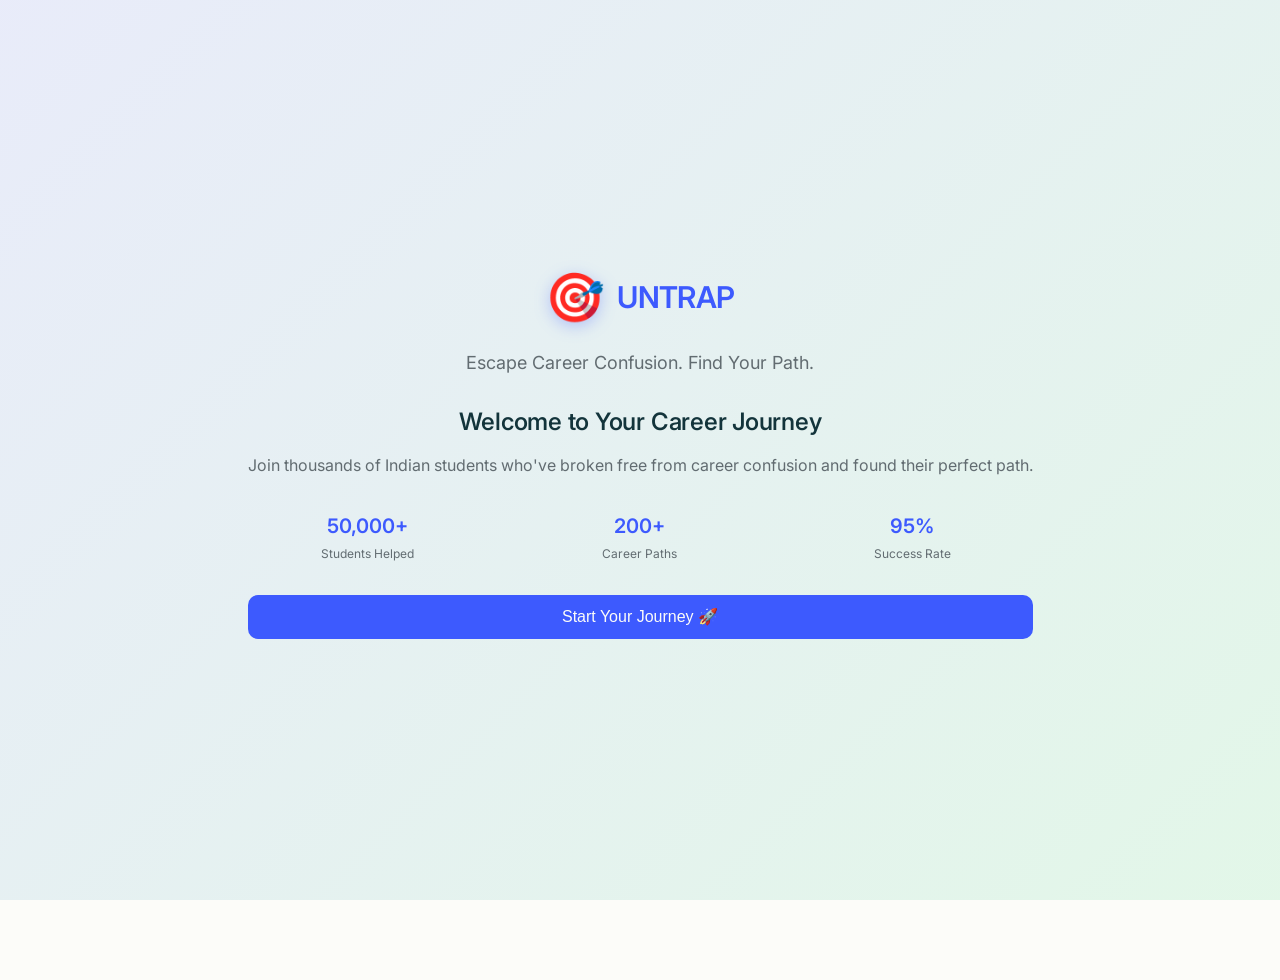
<file: index.html>
<!DOCTYPE html>
<html lang="en">
<head>
    <meta charset="UTF-8">
    <meta name="viewport" content="width=device-width, initial-scale=1.0">
    <title>UNTRAP - Your Career Companion</title>
    <link rel="stylesheet" href="style.css">
    <link rel="preconnect" href="https://fonts.googleapis.com">
    <link rel="preconnect" href="https://fonts.gstatic.com" crossorigin>
    <link href="https://fonts.googleapis.com/css2?family=Inter:wght@300;400;500;600;700&display=swap" rel="stylesheet">
</head>
<body>
    <div id="app">
        <!-- Welcome Screen -->
        <section id="welcome-screen" class="screen active">
            <div class="welcome-container">
                <div class="logo-section">
                    <div class="logo">
                        <div class="logo-icon">🎯</div>
                        <h1 class="logo-text">UNTRAP</h1>
                    </div>
                    <p class="tagline">Escape Career Confusion. Find Your Path.</p>
                </div>
                
                <div class="welcome-content">
                    <h2>Welcome to Your Career Journey</h2>
                    <p>Join thousands of Indian students who've broken free from career confusion and found their perfect path.</p>
                    
                    <div class="stats-grid">
                        <div class="stat-item">
                            <div class="stat-number">50,000+</div>
                            <div class="stat-label">Students Helped</div>
                        </div>
                        <div class="stat-item">
                            <div class="stat-number">200+</div>
                            <div class="stat-label">Career Paths</div>
                        </div>
                        <div class="stat-item">
                            <div class="stat-number">95%</div>
                            <div class="stat-label">Success Rate</div>
                        </div>
                    </div>
                    
                    <button class="btn btn--primary btn--lg btn--full-width" id="start-journey">
                        Start Your Journey 🚀
                    </button>
                </div>
            </div>
        </section>

        <!-- Language Selection -->
        <section id="language-screen" class="screen">
            <div class="container">
                <div class="screen-header">
                    <h2>Choose Your Preferred Language</h2>
                    <p>Select the language you're most comfortable with</p>
                </div>
                
                <div class="language-options">
                    <button class="language-option" data-lang="english">
                        <span class="flag">🇬🇧</span>
                        <span class="lang-name">English</span>
                        <span class="lang-desc">Standard English</span>
                    </button>
                    <button class="language-option" data-lang="hindi">
                        <span class="flag">🇮🇳</span>
                        <span class="lang-name">हिंदी</span>
                        <span class="lang-desc">हिंदी भाषा</span>
                    </button>
                    <button class="language-option" data-lang="hinglish">
                        <span class="flag">🔄</span>
                        <span class="lang-name">Hinglish</span>
                        <span class="lang-desc">Hindi + English Mix</span>
                    </button>
                </div>
            </div>
        </section>

        <!-- User Type Selection -->
        <section id="user-type-screen" class="screen">
            <div class="container">
                <div class="screen-header">
                    <h2>What describes you best?</h2>
                    <p>This helps us personalize your experience</p>
                </div>
                
                <div class="user-type-options">
                    <button class="user-type-option" data-type="highschool">
                        <div class="option-icon">🎓</div>
                        <h3>High School Student</h3>
                        <p>Ages 14-18 • Planning for 12th & beyond</p>
                        <span class="option-badge">Most Popular</span>
                    </button>
                    <button class="user-type-option" data-type="college">
                        <div class="option-icon">📚</div>
                        <h3>College Student</h3>
                        <p>Ages 18-24 • Currently in graduation</p>
                    </button>
                    <button class="user-type-option" data-type="professional">
                        <div class="option-icon">💼</div>
                        <h3>Working Professional</h3>
                        <p>Ages 18-25 • Looking for career change</p>
                    </button>
                </div>
            </div>
        </section>

        <!-- Phone Number Input -->
        <section id="phone-screen" class="screen">
            <div class="container">
                <div class="screen-header">
                    <h2>Let's get you authenticated</h2>
                    <p>We'll send you career updates and reminders</p>
                </div>
                
                <div class="phone-input-container">
                    <div class="form-group">
                        <label class="form-label">Phone Number</label>
                        <div class="phone-input">
                            <span class="country-code">+91</span>
                            <input type="tel" class="form-control" id="phone-number" placeholder="Enter your phone number" maxlength="10">
                        </div>
                    </div>
                    
                    <button class="btn btn--primary btn--full-width" id="verify-phone" disabled>
                        Get OTP
                    </button>
                    
                    <p class="privacy-note">
                        🔒 Your data is secure and will never be shared with third parties
                    </p>
                </div>
            </div>
        </section>

        <!-- Assessment Screen -->
        <section id="assessment-screen" class="screen">
            <div class="container">
                <div class="assessment-header">
                    <div class="progress-container">
                        <div class="progress-bar">
                            <div class="progress-fill"></div>
                        </div>
                        <div class="progress-text">
                            <span id="current-phase">Phase 1: Interest Discovery</span>
                            <span id="progress-counter">1 of 45</span>
                        </div>
                    </div>
                </div>
                
                <div class="question-container">
                    <div class="question-content">
                        <h3 id="question-text">Loading question...</h3>
                        <div id="question-options"></div>
                    </div>
                    
                    <div class="question-actions">
                        <button class="btn btn--outline" id="prev-question" disabled>Previous</button>
                        <button class="btn btn--primary" id="next-question" disabled>Next</button>
                    </div>
                </div>
            </div>
        </section>

        <!-- Results Screen -->
        <section id="results-screen" class="screen">
            <div class="container">
                <div class="results-header">
                    <h2>Your Career Assessment Results</h2>
                    <p>Based on your responses, here's what we discovered about you</p>
                </div>
                
                <div class="clarity-score">
                    <h3>Career Clarity Score</h3>
                    <div class="score-gauge">
                        <div class="gauge-circle">
                            <span id="clarity-score-value">0</span>
                            <span class="score-label">/100</span>
                        </div>
                    </div>
                </div>
                
                <div class="detected-traps" id="detected-traps">
                    <h3>🚨 Career Traps Detected</h3>
                    <div id="traps-list"></div>
                </div>
                
                <div class="career-matches">
                    <h3>🎯 Top Career Matches</h3>
                    <div id="career-matches-list"></div>
                </div>
                
                <div class="results-actions">
                    <button class="btn btn--primary" id="view-roadmap">Get My Personalized Roadmap</button>
                    <button class="btn btn--outline" id="talk-to-mentor">Talk to AI Mentor Saarthi</button>
                </div>
            </div>
        </section>

        <!-- AI Mentor Chat -->
        <section id="mentor-screen" class="screen">
            <div class="container">
                <div class="chat-header">
                    <div class="mentor-info">
                        <div class="mentor-avatar">🤖</div>
                        <div class="mentor-details">
                            <h3>Saarthi</h3>
                            <p>Your AI Career Mentor</p>
                        </div>
                    </div>
                </div>
                
                <div class="chat-container">
                    <div class="chat-messages" id="chat-messages">
                        <div class="message mentor-message">
                            <div class="message-content">
                                Hello! I'm Saarthi, your AI career mentor. I'm here to help you navigate your career journey. What's on your mind today?
                            </div>
                        </div>
                    </div>
                    
                    <div class="quick-questions">
                        <h4>Quick Questions:</h4>
                        <div class="quick-question-tags">
                            <button class="quick-tag" data-question="I'm confused about my career">Career Confusion</button>
                            <button class="quick-tag" data-question="My parents want me to be an engineer">Parental Pressure</button>
                            <button class="quick-tag" data-question="How do I convince my parents?">Parent Communication</button>
                            <button class="quick-tag" data-question="I'm worried about money">Financial Concerns</button>
                        </div>
                    </div>
                    
                    <div class="chat-input-container">
                        <input type="text" class="chat-input" placeholder="Type your question here..." id="chat-input">
                        <button class="chat-send" id="send-message">Send</button>
                    </div>
                </div>
                
                <!-- Upgrade Prompt -->
                <div class="upgrade-prompt">
                    <p>💎 Get unlimited AI mentor conversations with Premium</p>
                    <button class="btn btn--primary btn--sm" id="upgrade-chat">Upgrade - ₹149/month</button>
                </div>
            </div>
        </section>

        <!-- Roadmap Screen -->
        <section id="roadmap-screen" class="screen">
            <div class="container">
                <div class="roadmap-header">
                    <h2>Your Personalized Career Roadmap</h2>
                    <p>Step-by-step plan to achieve your career goals</p>
                </div>
                
                <div class="roadmap-timeline">
                    <div class="timeline-section">
                        <h3>📅 Daily Tasks</h3>
                        <div class="task-list" id="daily-tasks"></div>
                    </div>
                    
                    <div class="timeline-section">
                        <h3>🎯 Weekly Goals</h3>
                        <div class="task-list" id="weekly-goals"></div>
                    </div>
                    
                    <div class="timeline-section">
                        <h3>🏆 Monthly Milestones</h3>
                        <div class="task-list" id="monthly-milestones"></div>
                    </div>
                </div>
                
                <div class="roadmap-actions">
                    <button class="btn btn--primary" id="start-roadmap">Start Following Roadmap</button>
                    <button class="btn btn--outline" id="export-roadmap">Export as PDF - ₹19</button>
                </div>
            </div>
        </section>

        <!-- Dashboard Screen -->
        <section id="dashboard-screen" class="screen">
            <div class="container">
                <div class="dashboard-header">
                    <h2>Your Progress Dashboard</h2>
                    <div class="streak-counter">
                        <span class="streak-icon">🔥</span>
                        <span class="streak-number">5</span>
                        <span class="streak-label">Day Streak</span>
                    </div>
                </div>
                
                <div class="dashboard-grid">
                    <div class="dashboard-card">
                        <h3>Career Clarity</h3>
                        <div class="progress-circle">
                            <span class="progress-value">75%</span>
                        </div>
                    </div>
                    
                    <div class="dashboard-card">
                        <h3>Skills Progress</h3>
                        <div class="skill-bars">
                            <div class="skill-bar">
                                <span class="skill-name">Design Thinking</span>
                                <div class="skill-progress">
                                    <div class="skill-fill" style="width: 60%"></div>
                                </div>
                            </div>
                            <div class="skill-bar">
                                <span class="skill-name">Figma</span>
                                <div class="skill-progress">
                                    <div class="skill-fill" style="width: 40%"></div>
                                </div>
                            </div>
                        </div>
                    </div>
                    
                    <div class="dashboard-card">
                        <h3>Weekly Summary</h3>
                        <div class="summary-stats">
                            <div class="stat">
                                <span class="stat-value">12</span>
                                <span class="stat-label">Tasks Completed</span>
                            </div>
                            <div class="stat">
                                <span class="stat-value">3</span>
                                <span class="stat-label">Goals Achieved</span>
                            </div>
                        </div>
                    </div>
                </div>
                
                <div class="achievements">
                    <h3>🏅 Recent Achievements</h3>
                    <div class="achievement-list">
                        <div class="achievement-item">
                            <span class="achievement-icon">🎨</span>
                            <span class="achievement-text">Completed first design project</span>
                        </div>
                        <div class="achievement-item">
                            <span class="achievement-icon">📚</span>
                            <span class="achievement-text">Finished design course module</span>
                        </div>
                    </div>
                </div>
            </div>
        </section>

        <!-- Navigation -->
        <nav class="bottom-nav" id="bottom-nav" style="display: none;">
            <button class="nav-item" data-screen="dashboard-screen">
                <span class="nav-icon">📊</span>
                <span class="nav-label">Dashboard</span>
            </button>
            <button class="nav-item" data-screen="roadmap-screen">
                <span class="nav-icon">🗺️</span>
                <span class="nav-label">Roadmap</span>
            </button>
            <button class="nav-item" data-screen="mentor-screen">
                <span class="nav-icon">🤖</span>
                <span class="nav-label">Mentor</span>
            </button>
            <button class="nav-item" data-screen="results-screen">
                <span class="nav-icon">🎯</span>
                <span class="nav-label">Results</span>
            </button>
        </nav>

        <!-- Upgrade Modal -->
        <div class="modal hidden" id="upgrade-modal">
            <div class="modal-content">
                <div class="modal-header">
                    <h3>Unlock Your Full Potential</h3>
                    <button class="modal-close" id="close-upgrade-modal">&times;</button>
                </div>
                <div class="modal-body">
                    <div class="pricing-cards">
                        <div class="pricing-card featured">
                            <div class="plan-badge">Most Popular</div>
                            <h4>Premium Monthly</h4>
                            <div class="price">₹149<span>/month</span></div>
                            <ul class="features">
                                <li>✅ Unlimited AI Mentor Chat</li>
                                <li>✅ Advanced Career Analytics</li>
                                <li>✅ Detailed Progress Reports</li>
                                <li>✅ Priority Support</li>
                            </ul>
                            <button class="btn btn--primary btn--full-width">Choose Premium</button>
                        </div>
                        <div class="pricing-card">
                            <h4>Roadmap Export</h4>
                            <div class="price">₹19<span>/one-time</span></div>
                            <ul class="features">
                                <li>✅ PDF Roadmap Download</li>
                                <li>✅ Offline Access</li>
                                <li>✅ Print-friendly Format</li>
                            </ul>
                            <button class="btn btn--outline btn--full-width">Export PDF</button>
                        </div>
                    </div>
                </div>
            </div>
        </div>
    </div>

    <script src="app.js"></script>
</body>
</html>
</file>
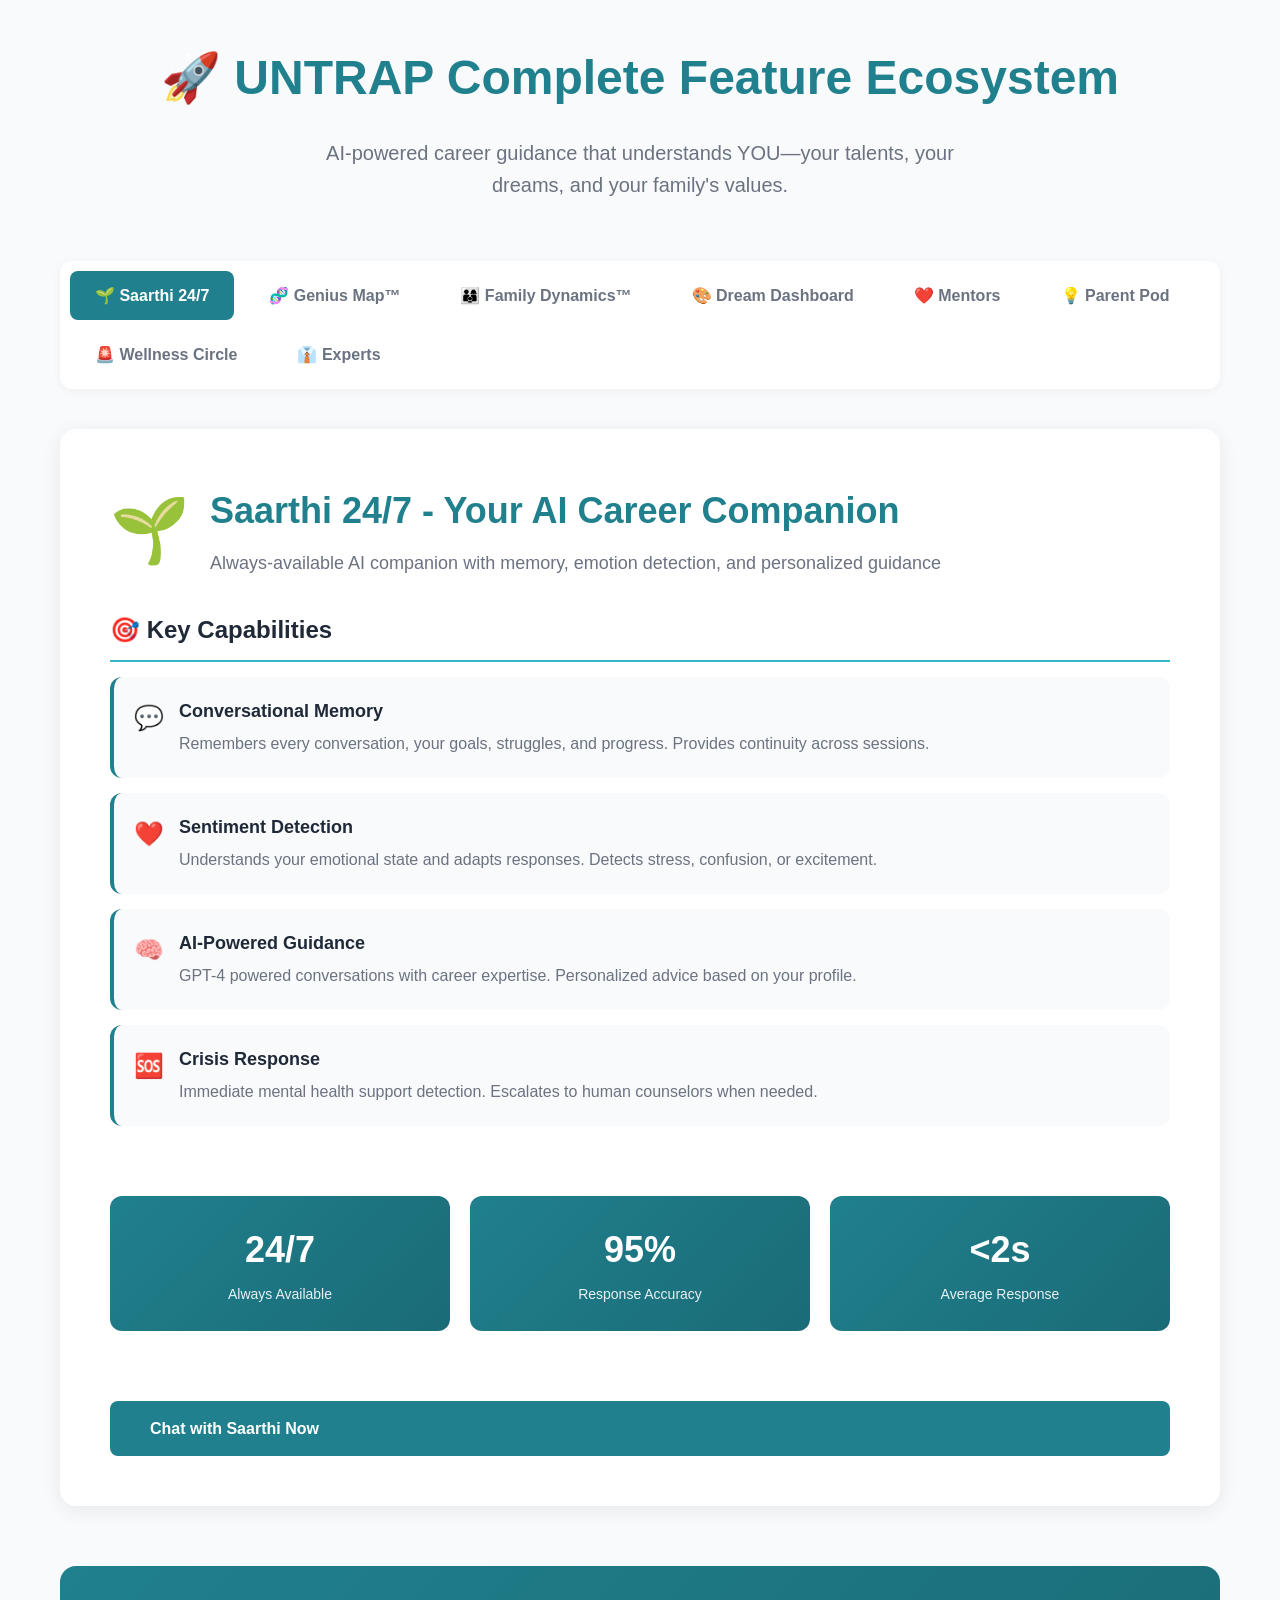
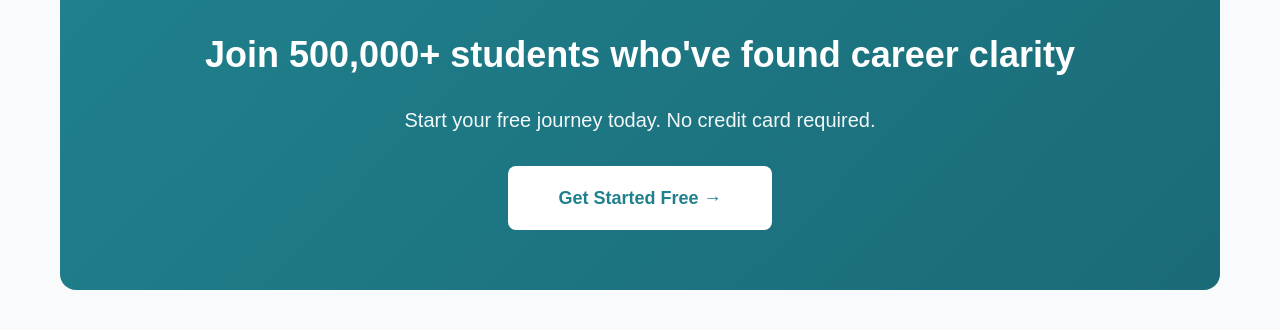
<file: UNTRAP Features.html>
<!DOCTYPE html>
<html lang="en">
<head>
    <meta charset="UTF-8">
    <meta name="viewport" content="width=device-width, initial-scale=1.0">
    <title>UNTRAP Features - Complete Career Guidance Ecosystem</title>
    <meta name="description" content="Explore UNTRAP's 8 integrated modules: AI companion, talent assessment, family alignment, dream dashboard, mentorship, and more.">
    <style>
        * {
            margin: 0;
            padding: 0;
            box-sizing: border-box;
        }

        :root {
            --primary: #20808D;
            --primary-dark: #1A6B77;
            --primary-light: #32B8C6;
            --secondary: #F9A826;
            --text-dark: #1F2937;
            --text-light: #6B7280;
            --bg-light: #F9FAFB;
            --white: #FFFFFF;
            --border: #E5E7EB;
        }

        body {
            font-family: -apple-system, BlinkMacSystemFont, 'Segoe UI', Roboto, sans-serif;
            line-height: 1.6;
            color: var(--text-dark);
            background: var(--bg-light);
        }

        .container {
            max-width: 1200px;
            margin: 0 auto;
            padding: 40px 20px;
        }

        /* Header */
        .header {
            text-align: center;
            margin-bottom: 60px;
        }

        .header h1 {
            font-size: 48px;
            color: var(--primary);
            margin-bottom: 20px;
        }

        .header p {
            font-size: 20px;
            color: var(--text-light);
            max-width: 700px;
            margin: 0 auto;
        }

        /* Tabs Navigation */
        .tabs-nav {
            display: flex;
            gap: 10px;
            background: var(--white);
            padding: 10px;
            border-radius: 12px;
            box-shadow: 0 2px 10px rgba(0,0,0,0.05);
            margin-bottom: 40px;
            overflow-x: auto;
            flex-wrap: wrap;
        }

        .tab-btn {
            padding: 15px 25px;
            background: transparent;
            border: none;
            border-radius: 8px;
            cursor: pointer;
            font-size: 16px;
            font-weight: 600;
            color: var(--text-light);
            transition: all 0.3s;
            white-space: nowrap;
        }

        .tab-btn:hover {
            background: var(--bg-light);
            color: var(--primary);
        }

        .tab-btn.active {
            background: var(--primary);
            color: var(--white);
        }

        /* Tab Content */
        .tab-content {
            display: none;
            animation: fadeIn 0.5s;
        }

        .tab-content.active {
            display: block;
        }

        @keyframes fadeIn {
            from { opacity: 0; transform: translateY(20px); }
            to { opacity: 1; transform: translateY(0); }
        }

        /* Feature Card */
        .feature-detail {
            background: var(--white);
            border-radius: 16px;
            padding: 50px;
            box-shadow: 0 4px 20px rgba(0,0,0,0.08);
        }

        .feature-header {
            display: flex;
            align-items: center;
            gap: 20px;
            margin-bottom: 30px;
        }

        .feature-icon {
            font-size: 64px;
        }

        .feature-title h2 {
            font-size: 36px;
            color: var(--primary);
            margin-bottom: 10px;
        }

        .feature-title p {
            font-size: 18px;
            color: var(--text-light);
        }

        .feature-content {
            display: grid;
            gap: 40px;
        }

        .feature-section h3 {
            font-size: 24px;
            color: var(--text-dark);
            margin-bottom: 15px;
            padding-bottom: 10px;
            border-bottom: 2px solid var(--primary-light);
        }

        .feature-list {
            display: grid;
            gap: 15px;
        }

        .feature-item {
            display: flex;
            align-items: start;
            gap: 15px;
            padding: 20px;
            background: var(--bg-light);
            border-radius: 12px;
            border-left: 4px solid var(--primary);
        }

        .feature-item-icon {
            font-size: 24px;
            margin-top: 2px;
        }

        .feature-item-content h4 {
            font-size: 18px;
            color: var(--text-dark);
            margin-bottom: 5px;
        }

        .feature-item-content p {
            color: var(--text-light);
            line-height: 1.7;
        }

        /* Stats Grid */
        .stats-grid {
            display: grid;
            grid-template-columns: repeat(auto-fit, minmax(200px, 1fr));
            gap: 20px;
            margin-top: 30px;
        }

        .stat-card {
            background: linear-gradient(135deg, var(--primary) 0%, var(--primary-dark) 100%);
            color: var(--white);
            padding: 25px;
            border-radius: 12px;
            text-align: center;
        }

        .stat-number {
            font-size: 36px;
            font-weight: bold;
            margin-bottom: 5px;
        }

        .stat-label {
            font-size: 14px;
            opacity: 0.9;
        }

        /* CTA Button */
        .cta-btn {
            display: inline-block;
            background: var(--primary);
            color: var(--white);
            padding: 15px 40px;
            border-radius: 8px;
            text-decoration: none;
            font-weight: 600;
            font-size: 16px;
            transition: all 0.3s;
            margin-top: 30px;
        }

        .cta-btn:hover {
            background: var(--primary-dark);
            transform: translateY(-2px);
            box-shadow: 0 4px 12px rgba(32, 128, 141, 0.3);
        }

        /* Responsive */
        @media (max-width: 768px) {
            .header h1 {
                font-size: 32px;
            }

            .tabs-nav {
                flex-direction: column;
            }

            .tab-btn {
                width: 100%;
                text-align: left;
            }

            .feature-detail {
                padding: 30px 20px;
            }

            .feature-header {
                flex-direction: column;
                text-align: center;
            }

            .feature-title h2 {
                font-size: 28px;
            }
        }
    </style>
</head>
<body>
    <div class="container">
        <!-- Header -->
        <div class="header">
            <h1>🚀 UNTRAP Complete Feature Ecosystem</h1>
            <p>AI-powered career guidance that understands YOU—your talents, your dreams, and your family's values.</p>
        </div>

        <!-- Tabs Navigation -->
        <div class="tabs-nav">
            <button class="tab-btn active" data-tab="saarthi">🌱 Saarthi 24/7</button>
            <button class="tab-btn" data-tab="genius">🧬 Genius Map™</button>
            <button class="tab-btn" data-tab="family">👨‍👩‍👦 Family Dynamics™</button>
            <button class="tab-btn" data-tab="dream">🎨 Dream Dashboard</button>
            <button class="tab-btn" data-tab="mentors">❤️ Mentors</button>
            <button class="tab-btn" data-tab="parent">💡 Parent Pod</button>
            <button class="tab-btn" data-tab="wellness">🚨 Wellness Circle</button>
            <button class="tab-btn" data-tab="experts">👔 Experts</button>
        </div>

        <!-- Tab 1: Saarthi 24/7 -->
        <div class="tab-content active" id="saarthi">
            <div class="feature-detail">
                <div class="feature-header">
                    <div class="feature-icon">🌱</div>
                    <div class="feature-title">
                        <h2>Saarthi 24/7 - Your AI Career Companion</h2>
                        <p>Always-available AI companion with memory, emotion detection, and personalized guidance</p>
                    </div>
                </div>

                <div class="feature-content">
                    <div class="feature-section">
                        <h3>🎯 Key Capabilities</h3>
                        <div class="feature-list">
                            <div class="feature-item">
                                <div class="feature-item-icon">💬</div>
                                <div class="feature-item-content">
                                    <h4>Conversational Memory</h4>
                                    <p>Remembers every conversation, your goals, struggles, and progress. Provides continuity across sessions.</p>
                                </div>
                            </div>
                            <div class="feature-item">
                                <div class="feature-item-icon">❤️</div>
                                <div class="feature-item-content">
                                    <h4>Sentiment Detection</h4>
                                    <p>Understands your emotional state and adapts responses. Detects stress, confusion, or excitement.</p>
                                </div>
                            </div>
                            <div class="feature-item">
                                <div class="feature-item-icon">🧠</div>
                                <div class="feature-item-content">
                                    <h4>AI-Powered Guidance</h4>
                                    <p>GPT-4 powered conversations with career expertise. Personalized advice based on your profile.</p>
                                </div>
                            </div>
                            <div class="feature-item">
                                <div class="feature-item-icon">🆘</div>
                                <div class="feature-item-content">
                                    <h4>Crisis Response</h4>
                                    <p>Immediate mental health support detection. Escalates to human counselors when needed.</p>
                                </div>
                            </div>
                        </div>
                    </div>

                    <div class="stats-grid">
                        <div class="stat-card">
                            <div class="stat-number">24/7</div>
                            <div class="stat-label">Always Available</div>
                        </div>
                        <div class="stat-card">
                            <div class="stat-number">95%</div>
                            <div class="stat-label">Response Accuracy</div>
                        </div>
                        <div class="stat-card">
                            <div class="stat-number">&lt;2s</div>
                            <div class="stat-label">Average Response</div>
                        </div>
                    </div>

                    <a href="#" class="cta-btn">Chat with Saarthi Now</a>
                </div>
            </div>
        </div>

        <!-- Tab 2: Natural Genius Map -->
        <div class="tab-content" id="genius">
            <div class="feature-detail">
                <div class="feature-header">
                    <div class="feature-icon">🧬</div>
                    <div class="feature-title">
                        <h2>Natural Genius Map™ - Discover Your Talents</h2>
                        <p>Advanced assessment reveals 12 natural talents through 100 adaptive questions</p>
                    </div>
                </div>

                <div class="feature-content">
                    <div class="feature-section">
                        <h3>🎯 12 Talent Archetypes</h3>
                        <div class="feature-list">
                            <div class="feature-item">
                                <div class="feature-item-icon">🔬</div>
                                <div class="feature-item-content">
                                    <h4>Analytical Thinker</h4>
                                    <p>Problem-solving, logical reasoning, pattern recognition. Ideal for engineering, data science.</p>
                                </div>
                            </div>
                            <div class="feature-item">
                                <div class="feature-item-icon">🎨</div>
                                <div class="feature-item-content">
                                    <h4>Creative Innovator</h4>
                                    <p>Original ideas, artistic expression, design thinking. Perfect for design, arts, innovation.</p>
                                </div>
                            </div>
                            <div class="feature-item">
                                <div class="feature-item-icon">🤝</div>
                                <div class="feature-item-content">
                                    <h4>People Connector</h4>
                                    <p>Relationship building, empathy, communication. Great for HR, counseling, sales.</p>
                                </div>
                            </div>
                            <div class="feature-item">
                                <div class="feature-item-icon">🚀</div>
                                <div class="feature-item-content">
                                    <h4>Strategic Leader</h4>
                                    <p>Vision setting, team motivation, decision-making. Leadership, management roles.</p>
                                </div>
                            </div>
                        </div>
                    </div>

                    <div class="stats-grid">
                        <div class="stat-card">
                            <div class="stat-number">100</div>
                            <div class="stat-label">Assessment Questions</div>
                        </div>
                        <div class="stat-card">
                            <div class="stat-number">10+</div>
                            <div class="stat-label">Careers Matched</div>
                        </div>
                        <div class="stat-card">
                            <div class="stat-number">93%</div>
                            <div class="stat-label">Accuracy Rate</div>
                        </div>
                    </div>

                    <a href="#" class="cta-btn">Take Assessment Now</a>
                </div>
            </div>
        </div>

        <!-- Tab 3: Family Dynamics -->
        <div class="tab-content" id="family">
            <div class="feature-detail">
                <div class="feature-header">
                    <div class="feature-icon">👨‍👩‍👦</div>
                    <div class="feature-title">
                        <h2>Family Dynamics Map™ - Align Your Family</h2>
                        <p>Only platform bridging parent-student misalignment</p>
                    </div>
                </div>

                <div class="feature-content">
                    <div class="feature-section">
                        <h3>🎯 Unique Capabilities</h3>
                        <div class="feature-list">
                            <div class="feature-item">
                                <div class="feature-item-icon">📊</div>
                                <div class="feature-item-content">
                                    <h4>Family Assessment</h4>
                                    <p>60-question assessment identifies family values, expectations, and decision-making patterns.</p>
                                </div>
                            </div>
                            <div class="feature-item">
                                <div class="feature-item-icon">🎯</div>
                                <div class="feature-item-content">
                                    <h4>Acceptance Prediction</h4>
                                    <p>AI predicts parent acceptance of your career choices. Know before you ask.</p>
                                </div>
                            </div>
                            <div class="feature-item">
                                <div class="feature-item-icon">💡</div>
                                <div class="feature-item-content">
                                    <h4>Conviction Strategies</h4>
                                    <p>Personalized scripts and approaches to convince parents. Real success stories and tactics.</p>
                                </div>
                            </div>
                            <div class="feature-item">
                                <div class="feature-item-icon">📈</div>
                                <div class="feature-item-content">
                                    <h4>Progress Tracking</h4>
                                    <p>Track family alignment over time. Celebrate wins, address concerns proactively.</p>
                                </div>
                            </div>
                        </div>
                    </div>

                    <div class="stats-grid">
                        <div class="stat-card">
                            <div class="stat-number">78%</div>
                            <div class="stat-label">Family Alignment Rate</div>
                        </div>
                        <div class="stat-card">
                            <div class="stat-number">85%</div>
                            <div class="stat-label">Parent Satisfaction</div>
                        </div>
                        <div class="stat-card">
                            <div class="stat-number">60+</div>
                            <div class="stat-label">Assessment Questions</div>
                        </div>
                    </div>

                    <a href="#" class="cta-btn">Map Your Family Dynamics</a>
                </div>
            </div>
        </div>

        <!-- Tab 4: Dream Dashboard -->
        <div class="tab-content" id="dream">
            <div class="feature-detail">
                <div class="feature-header">
                    <div class="feature-icon">🎨</div>
                    <div class="feature-title">
                        <h2>Dream Dashboard - Visualize Your Future</h2>
                        <p>Turn ambitions into actionable 4-phase roadmaps</p>
                    </div>
                </div>

                <div class="feature-content">
                    <div class="feature-section">
                        <h3>🎯 Dashboard Features</h3>
                        <div class="feature-list">
                            <div class="feature-item">
                                <div class="feature-item-icon">🖼️</div>
                                <div class="feature-item-content">
                                    <h4>Vision Board</h4>
                                    <p>Upload images, quotes, and goals. Create your personal career vision collage.</p>
                                </div>
                            </div>
                            <div class="feature-item">
                                <div class="feature-item-icon">🗺️</div>
                                <div class="feature-item-content">
                                    <h4>Career Roadmaps</h4>
                                    <p>AI generates personalized 4-phase roadmaps: Explore → Build → Master → Excel.</p>
                                </div>
                            </div>
                            <div class="feature-item">
                                <div class="feature-item-icon">📚</div>
                                <div class="feature-item-content">
                                    <h4>Skills & Courses</h4>
                                    <p>Get exact skills needed, courses to take, projects to build. Step-by-step guidance.</p>
                                </div>
                            </div>
                            <div class="feature-item">
                                <div class="feature-item-icon">⏱️</div>
                                <div class="feature-item-content">
                                    <h4>Timeline & Milestones</h4>
                                    <p>Track progress with milestone-based timelines. Celebrate achievements along the way.</p>
                                </div>
                            </div>
                        </div>
                    </div>

                    <div class="stats-grid">
                        <div class="stat-card">
                            <div class="stat-number">4</div>
                            <div class="stat-label">Career Phases</div>
                        </div>
                        <div class="stat-card">
                            <div class="stat-number">20+</div>
                            <div class="stat-label">Milestones Per Path</div>
                        </div>
                        <div class="stat-card">
                            <div class="stat-number">100+</div>
                            <div class="stat-label">Recommended Courses</div>
                        </div>
                    </div>

                    <a href="#" class="cta-btn">Build Your Roadmap</a>
                </div>
            </div>
        </div>

        <!-- Tab 5: Mentor Network -->
        <div class="tab-content" id="mentors">
            <div class="feature-detail">
                <div class="feature-header">
                    <div class="feature-icon">❤️</div>
                    <div class="feature-title">
                        <h2>Hearts of Impact - Mentor Marketplace</h2>
                        <p>Access 50,000+ vetted mentors matched on talents & goals</p>
                    </div>
                </div>

                <div class="feature-content">
                    <div class="feature-section">
                        <h3>🎯 Mentor Features</h3>
                        <div class="feature-list">
                            <div class="feature-item">
                                <div class="feature-item-icon">🔍</div>
                                <div class="feature-item-content">
                                    <h4>Smart Matching</h4>
                                    <p>AI matches you with mentors based on your talents, goals, and career interests.</p>
                                </div>
                            </div>
                            <div class="feature-item">
                                <div class="feature-item-icon">✅</div>
                                <div class="feature-item-content">
                                    <h4>Verified Profiles</h4>
                                    <p>All mentors background-checked. View ratings, reviews, and success stories.</p>
                                </div>
                            </div>
                            <div class="feature-item">
                                <div class="feature-item-icon">💰</div>
                                <div class="feature-item-content">
                                    <h4>Affordable Sessions</h4>
                                    <p>Book 1-hour sessions from ₹599. Flexible scheduling and instant booking.</p>
                                </div>
                            </div>
                            <div class="feature-item">
                                <div class="feature-item-icon">📞</div>
                                <div class="feature-item-content">
                                    <h4>Video & Chat</h4>
                                    <p>Connect via video call or chat. Record sessions for future reference.</p>
                                </div>
                            </div>
                        </div>
                    </div>

                    <div class="stats-grid">
                        <div class="stat-card">
                            <div class="stat-number">50K+</div>
                            <div class="stat-label">Verified Mentors</div>
                        </div>
                        <div class="stat-card">
                            <div class="stat-number">₹599</div>
                            <div class="stat-label">Starting From</div>
                        </div>
                        <div class="stat-card">
                            <div class="stat-number">4.8/5</div>
                            <div class="stat-label">Average Rating</div>
                        </div>
                    </div>

                    <a href="#" class="cta-btn">Find Your Mentor</a>
                </div>
            </div>
        </div>

        <!-- Tab 6: Parent Prosperity Pod -->
        <div class="tab-content" id="parent">
            <div class="feature-detail">
                <div class="feature-header">
                    <div class="feature-icon">💡</div>
                    <div class="feature-title">
                        <h2>Parent Prosperity Pod (3P) - Educate Parents</h2>
                        <p>Help parents understand modern careers</p>
                    </div>
                </div>

                <div class="feature-content">
                    <div class="feature-section">
                        <h3>🎯 Parent Education</h3>
                        <div class="feature-list">
                            <div class="feature-item">
                                <div class="feature-item-icon">📖</div>
                                <div class="feature-item-content">
                                    <h4>Success Stories</h4>
                                    <p>50+ real stories of students who succeeded in unconventional careers.</p>
                                </div>
                            </div>
                            <div class="feature-item">
                                <div class="feature-item-icon">🎓</div>
                                <div class="feature-item-content">
                                    <h4>Career Education</h4>
                                    <p>Bite-sized lessons on modern careers, earning potential, and growth paths.</p>
                                </div>
                            </div>
                            <div class="feature-item">
                                <div class="feature-item-icon">📊</div>
                                <div class="feature-item-content">
                                    <h4>Alignment Tracking</h4>
                                    <p>Parents track student progress. See goals, achievements, and career development.</p>
                                </div>
                            </div>
                            <div class="feature-item">
                                <div class="feature-item-icon">👪</div>
                                <div class="feature-item-content">
                                    <h4>Parent Community</h4>
                                    <p>Connect with other parents. Share experiences, ask questions, find support.</p>
                                </div>
                            </div>
                        </div>
                    </div>

                    <div class="stats-grid">
                        <div class="stat-card">
                            <div class="stat-number">50+</div>
                            <div class="stat-label">Success Stories</div>
                        </div>
                        <div class="stat-card">
                            <div class="stat-number">30+</div>
                            <div class="stat-label">Career Lessons</div>
                        </div>
                        <div class="stat-card">
                            <div class="stat-number">85%</div>
                            <div class="stat-label">Parent Satisfaction</div>
                        </div>
                    </div>

                    <a href="#" class="cta-btn">Invite Your Parents</a>
                </div>
            </div>
        </div>

        <!-- Tab 7: Wellness Circle -->
        <div class="tab-content" id="wellness">
            <div class="feature-detail">
                <div class="feature-header">
                    <div class="feature-icon">🚨</div>
                    <div class="feature-title">
                        <h2>Wellness Circle - Peer Support Network</h2>
                        <p>Transparent, opt-in peer wellness monitoring</p>
                    </div>
                </div>

                <div class="feature-content">
                    <div class="feature-section">
                        <h3>🎯 Wellness Features</h3>
                        <div class="feature-list">
                            <div class="feature-item">
                                <div class="feature-item-icon">🤝</div>
                                <div class="feature-item-content">
                                    <h4>Peer Circles</h4>
                                    <p>Join small groups (5-8 students) with similar career interests. Check in weekly.</p>
                                </div>
                            </div>
                            <div class="feature-item">
                                <div class="feature-item-icon">💚</div>
                                <div class="feature-item-content">
                                    <h4>Wellness Check-ins</h4>
                                    <p>Daily mood tracking and stress detection. AI flags concerning patterns.</p>
                                </div>
                            </div>
                            <div class="feature-item">
                                <div class="feature-item-icon">🆘</div>
                                <div class="feature-item-content">
                                    <h4>Crisis Response</h4>
                                    <p>Immediate escalation to professional counselors. 24/7 mental health support.</p>
                                </div>
                            </div>
                            <div class="feature-item">
                                <div class="feature-item-icon">🔒</div>
                                <div class="feature-item-content">
                                    <h4>Privacy First</h4>
                                    <p>Opt-in only. Control what you share. End-to-end encrypted conversations.</p>
                                </div>
                            </div>
                        </div>
                    </div>

                    <div class="stats-grid">
                        <div class="stat-card">
                            <div class="stat-number">5-8</div>
                            <div class="stat-label">Students Per Circle</div>
                        </div>
                        <div class="stat-card">
                            <div class="stat-number">24/7</div>
                            <div class="stat-label">Crisis Support</div>
                        </div>
                        <div class="stat-card">
                            <div class="stat-number">100%</div>
                            <div class="stat-label">Privacy Protected</div>
                        </div>
                    </div>

                    <a href="#" class="cta-btn">Join a Circle</a>
                </div>
            </div>
        </div>

        <!-- Tab 8: Expert Marketplace -->
        <div class="tab-content" id="experts">
            <div class="feature-detail">
                <div class="feature-header">
                    <div class="feature-icon">👔</div>
                    <div class="feature-title">
                        <h2>Expert Marketplace - Professional Counselors</h2>
                        <p>On-demand expert consultations</p>
                    </div>
                </div>

                <div class="feature-content">
                    <div class="feature-section">
                        <h3>🎯 Expert Services</h3>
                        <div class="feature-list">
                            <div class="feature-item">
                                <div class="feature-item-icon">🎓</div>
                                <div class="feature-item-content">
                                    <h4>Career Counselors</h4>
                                    <p>Certified counselors with 5+ years experience. Personalized guidance sessions.</p>
                                </div>
                            </div>
                            <div class="feature-item">
                                <div class="feature-item-icon">💼</div>
                                <div class="feature-item-content">
                                    <h4>Industry Experts</h4>
                                    <p>Professionals from top companies. Get insider perspective on careers.</p>
                                </div>
                            </div>
                            <div class="feature-item">
                                <div class="feature-item-icon">📝</div>
                                <div class="feature-item-content">
                                    <h4>Resume & Interview Prep</h4>
                                    <p>Expert review of resumes, portfolios, and mock interviews with feedback.</p>
                                </div>
                            </div>
                            <div class="feature-item">
                                <div class="feature-item-icon">🎯</div>
                                <div class="feature-item-content">
                                    <h4>Placement Support</h4>
                                    <p>Help with job search strategy, company research, and offer negotiation.</p>
                                </div>
                            </div>
                        </div>
                    </div>

                    <div class="stats-grid">
                        <div class="stat-card">
                            <div class="stat-number">500+</div>
                            <div class="stat-label">Expert Counselors</div>
                        </div>
                        <div class="stat-card">
                            <div class="stat-number">₹999</div>
                            <div class="stat-label">Starting From</div>
                        </div>
                        <div class="stat-card">
                            <div class="stat-number">4.9/5</div>
                            <div class="stat-label">Expert Rating</div>
                        </div>
                    </div>

                    <a href="#" class="cta-btn">Book Expert Session</a>
                </div>
            </div>
        </div>

        <!-- Final CTA -->
        <div style="background: linear-gradient(135deg, #20808D 0%, #1A6B77 100%); color: white; text-align: center; padding: 60px 40px; border-radius: 16px; margin-top: 60px;">
            <h2 style="font-size: 36px; margin-bottom: 20px;">Join 500,000+ students who've found career clarity</h2>
            <p style="font-size: 20px; margin-bottom: 30px; opacity: 0.95;">Start your free journey today. No credit card required.</p>
            <a href="#" style="display: inline-block; background: white; color: #20808D; padding: 18px 50px; border-radius: 8px; text-decoration: none; font-weight: 600; font-size: 18px;">Get Started Free →</a>
        </div>
    </div>

    <script>
        // Tab switching functionality
        const tabButtons = document.querySelectorAll('.tab-btn');
        const tabContents = document.querySelectorAll('.tab-content');

        tabButtons.forEach(button => {
            button.addEventListener('click', () => {
                const tabId = button.getAttribute('data-tab');
                
                // Remove active class from all buttons and contents
                tabButtons.forEach(btn => btn.classList.remove('active'));
                tabContents.forEach(content => content.classList.remove('active'));
                
                // Add active class to clicked button and corresponding content
                button.classList.add('active');
                document.getElementById(tabId).classList.add('active');
                
                // Smooth scroll to top of tabs
                document.querySelector('.tabs-nav').scrollIntoView({ 
                    behavior: 'smooth',
                    block: 'start'
                });
            });
        });

        // Add smooth scroll animation on load
        window.addEventListener('load', () => {
            document.querySelector('.header').style.opacity = '0';
            document.querySelector('.header').style.transform = 'translateY(30px)';
            
            setTimeout(() => {
                document.querySelector('.header').style.transition = 'all 0.8s ease';
                document.querySelector('.header').style.opacity = '1';
                document.querySelector('.header').style.transform = 'translateY(0)';
            }, 100);
        });
    </script>
</body>
</html>
</file>
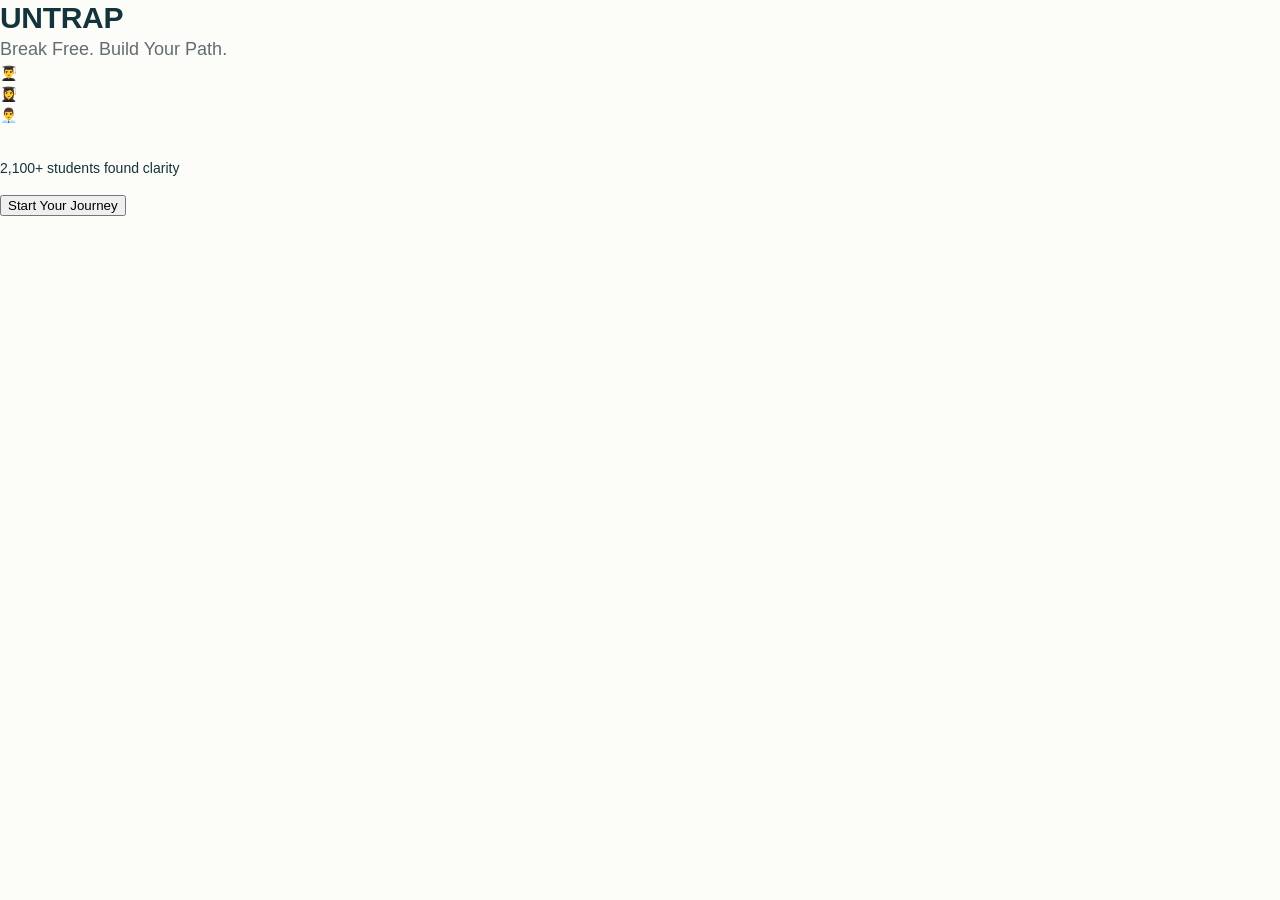
<file: UNTRAP landing page.html>
<!DOCTYPE html>
<html lang="en">
<head>
    <meta charset="UTF-8">
    <meta name="viewport" content="width=device-width, initial-scale=1.0">
    <title>UNTRAP Career Companion</title>
    <link rel="stylesheet" href="style.css">
    <meta name="theme-color" content="#3D5AFE">
</head>
<body>
    <div class="mobile-app">
        <!-- Screen 1: Welcome Screen -->
        <div class="screen active" id="screen-welcome">
            <div class="screen-content">
                <div class="logo-section">
                    <h1 class="app-logo">UNTRAP</h1>
                    <p class="tagline">Break Free. Build Your Path.</p>
                    <div class="hero-visual">
                        <div class="student-icons">
                            <div class="student-icon">👨‍🎓</div>
                            <div class="student-icon">👩‍🎓</div>
                            <div class="student-icon">👨‍💼</div>
                        </div>
                    </div>
                </div>
                <div class="statistics">
                    <p class="stat-text">2,100+ students found clarity</p>
                </div>
                <div class="cta-section">
                    <button class="btn-primary" data-next="screen-language">Start Your Journey</button>
                </div>
            </div>
        </div>

        <!-- Screen 2: Language Selection -->
        <div class="screen" id="screen-language">
            <div class="screen-content">
                <div class="screen-header">
                    <h2>Choose Your Language</h2>
                    <p class="subtitle">Select your preferred language for the best experience</p>
                </div>
                <div class="language-options">
                    <div class="language-card" data-language="english">
                        <div class="language-flag">🇬🇧</div>
                        <div class="language-info">
                            <h3>English</h3>
                            <span class="language-stat">65% users</span>
                        </div>
                        <button class="audio-preview">🔊</button>
                    </div>
                    <div class="language-card" data-language="hindi">
                        <div class="language-flag">🇮🇳</div>
                        <div class="language-info">
                            <h3>हिंदी (Hindi)</h3>
                            <span class="language-stat">20% users</span>
                        </div>
                        <button class="audio-preview">🔊</button>
                    </div>
                    <div class="language-card" data-language="hinglish">
                        <div class="language-flag">🇮🇳</div>
                        <div class="language-info">
                            <h3>Hinglish</h3>
                            <span class="language-stat">15% users</span>
                        </div>
                        <button class="audio-preview">🔊</button>
                    </div>
                </div>
                <button class="btn-primary hidden" id="language-continue" data-next="screen-user-type">Continue</button>
            </div>
        </div>

        <!-- Screen 3: User Type Selection -->
        <div class="screen" id="screen-user-type">
            <div class="screen-content">
                <div class="screen-header">
                    <h2>What describes you best?</h2>
                    <p class="subtitle">Choose your current stage to get personalized guidance</p>
                </div>
                <div class="user-type-options">
                    <div class="user-type-card" data-user-type="high_school">
                        <div class="user-type-icon">📚</div>
                        <div class="user-type-info">
                            <h3>High School Student</h3>
                            <p class="age-range">Ages 14-18 | Class 9th-12th</p>
                            <p class="description">Choosing streams, preparing for boards, college planning</p>
                        </div>
                    </div>
                    <div class="user-type-card" data-user-type="college">
                        <div class="user-type-icon">🎓</div>
                        <div class="user-type-info">
                            <h3>College Student</h3>
                            <p class="age-range">Ages 18-24 | Undergraduate/Graduate</p>
                            <p class="description">Career planning, skill building, internship guidance</p>
                        </div>
                    </div>
                    <div class="user-type-card" data-user-type="professional">
                        <div class="user-type-icon">💼</div>
                        <div class="user-type-info">
                            <h3>Working Professional</h3>
                            <p class="age-range">Ages 22-30 | Career Transition</p>
                            <p class="description">Career switch, upskilling, growth planning</p>
                        </div>
                    </div>
                </div>
            </div>
        </div>

        <!-- Screen 4: Phone Authentication -->
        <div class="screen" id="screen-phone-auth">
            <div class="screen-content">
                <div class="screen-header">
                    <div class="security-icon">🛡️</div>
                    <h2>Verify Your Number</h2>
                    <p class="subtitle">We'll send you an OTP for secure access</p>
                </div>
                <div class="auth-form">
                    <div class="phone-input-group">
                        <span class="country-code">+91</span>
                        <input type="tel" id="phone-input" class="form-control" placeholder="Enter mobile number" maxlength="10">
                    </div>
                    <p class="security-text">🔒 Your data is completely secure and private</p>
                    <button class="btn-primary" id="send-otp">Send OTP</button>
                    
                    <div class="otp-section hidden" id="otp-section">
                        <h3>Enter OTP</h3>
                        <div class="otp-inputs">
                            <input type="text" class="otp-input" maxlength="1">
                            <input type="text" class="otp-input" maxlength="1">
                            <input type="text" class="otp-input" maxlength="1">
                            <input type="text" class="otp-input" maxlength="1">
                        </div>
                        <div class="otp-actions">
                            <button class="btn-secondary" id="resend-otp">Resend OTP</button>
                            <button class="btn-primary" id="verify-otp" data-next="screen-assessment">Verify</button>
                        </div>
                    </div>
                </div>
            </div>
        </div>

        <!-- Screen 5: Assessment Dashboard -->
        <div class="screen" id="screen-assessment">
            <div class="screen-content">
                <div class="screen-header">
                    <h2>Career Discovery Assessment</h2>
                    <p class="subtitle">Complete these 4 phases to discover your perfect career path</p>
                </div>
                <div class="assessment-phases">
                    <div class="phase-card" data-phase="1">
                        <div class="phase-icon">❤️</div>
                        <div class="phase-info">
                            <h3>Interest Discovery</h3>
                            <p class="phase-description">What excites and motivates you?</p>
                            <div class="phase-meta">
                                <span class="question-count">5 questions</span>
                                <span class="time-estimate">4-5 min</span>
                            </div>
                        </div>
                        <div class="phase-status pending" data-status="pending"></div>
                    </div>
                    <div class="phase-card locked" data-phase="2">
                        <div class="phase-icon">⭐</div>
                        <div class="phase-info">
                            <h3>Skills Evaluation</h3>
                            <p class="phase-description">What are you naturally good at?</p>
                            <div class="phase-meta">
                                <span class="question-count">12 questions</span>
                                <span class="time-estimate">8-10 min</span>
                            </div>
                        </div>
                        <div class="phase-status locked" data-status="locked">🔒</div>
                    </div>
                    <div class="phase-card locked" data-phase="3">
                        <div class="phase-icon">⚖️</div>
                        <div class="phase-info">
                            <h3>Constraints Analysis</h3>
                            <p class="phase-description">What limitations should we consider?</p>
                            <div class="phase-meta">
                                <span class="question-count">10 questions</span>
                                <span class="time-estimate">6-8 min</span>
                            </div>
                        </div>
                        <div class="phase-status locked" data-status="locked">🔒</div>
                    </div>
                    <div class="phase-card locked" data-phase="4">
                        <div class="phase-icon">🎯</div>
                        <div class="phase-info">
                            <h3>Context & Goals</h3>
                            <p class="phase-description">What's your timeline and priorities?</p>
                            <div class="phase-meta">
                                <span class="question-count">8 questions</span>
                                <span class="time-estimate">5-7 min</span>
                            </div>
                        </div>
                        <div class="phase-status locked" data-status="locked">🔒</div>
                    </div>
                </div>
                <div class="progress-summary">
                    <div class="overall-progress">
                        <div class="progress-circle">
                            <span class="progress-text">0%</span>
                        </div>
                        <p>Overall Progress</p>
                    </div>
                </div>
            </div>
        </div>

        <!-- Screen 6: Assessment Questions -->
        <div class="screen" id="screen-questions">
            <div class="screen-content">
                <div class="question-header">
                    <div class="progress-bar">
                        <div class="progress-fill" id="question-progress"></div>
                    </div>
                    <div class="question-meta">
                        <span id="current-question">1</span> of <span id="total-questions">5</span>
                    </div>
                </div>
                <div class="question-container" id="question-container">
                    <!-- Questions will be dynamically loaded here -->
                </div>
                <div class="question-navigation">
                    <button class="btn-secondary hidden" id="prev-question">Previous</button>
                    <button class="btn-primary" id="next-question" disabled>Next</button>
                </div>
            </div>
        </div>

        <!-- Screen 7: Trap Detection Results -->
        <div class="screen" id="screen-traps">
            <div class="screen-content">
                <div class="screen-header">
                    <h2>Career Traps Detected</h2>
                    <p class="subtitle">We've identified some patterns that might limit your career choices</p>
                </div>
                <div class="traps-list">
                    <div class="trap-card high-severity">
                        <div class="trap-icon">👨‍👩‍👧‍👦</div>
                        <div class="trap-info">
                            <h3>Parental Pressure Trap</h3>
                            <p>Family expectations may be influencing your career thinking</p>
                            <div class="trap-meta">
                                <span class="severity high">High Severity</span>
                                <span class="affected">78% affected</span>
                            </div>
                            <button class="btn-outline learn-more">Learn More</button>
                        </div>
                    </div>
                    <div class="trap-card medium-severity">
                        <div class="trap-icon">💡</div>
                        <div class="trap-info">
                            <h3>Limited Awareness Trap</h3>
                            <p>You might not know about all available career options</p>
                            <div class="trap-meta">
                                <span class="severity medium">Medium Severity</span>
                                <span class="affected">65% affected</span>
                            </div>
                            <button class="btn-outline learn-more">Learn More</button>
                        </div>
                    </div>
                    <div class="trap-card low-severity">
                        <div class="trap-icon">₹</div>
                        <div class="trap-info">
                            <h3>Financial Fear Trap</h3>
                            <p>Money concerns may be limiting your career exploration</p>
                            <div class="trap-meta">
                                <span class="severity low">Low Severity</span>
                                <span class="affected">32% affected</span>
                            </div>
                            <button class="btn-outline learn-more">Learn More</button>
                        </div>
                    </div>
                </div>
                <button class="btn-primary" data-next="screen-mentor">Continue to Results</button>
            </div>
        </div>

        <!-- Screen 8: AI Mentor Introduction -->
        <div class="screen" id="screen-mentor">
            <div class="screen-content">
                <div class="mentor-intro">
                    <div class="mentor-avatar">
                        <div class="avatar-circle">🤖</div>
                        <div class="availability-indicator"></div>
                    </div>
                    <h2>Meet Saarthi, Your AI Career Mentor</h2>
                    <p class="subtitle">I'm here to guide you through every step of your career journey</p>
                </div>
                <div class="mentor-message">
                    <div class="chat-bubble">
                        <p>Namaste! I'm Saarthi, your personal AI career mentor. I understand Indian family dynamics, cultural pressures, and the unique challenges students face. I'm here 24/7 to help you navigate your career path with empathy and practical guidance.</p>
                    </div>
                </div>
                <div class="capabilities">
                    <h3>What I can help with:</h3>
                    <div class="capability-list">
                        <div class="capability-item">🏠 Cultural understanding of Indian families</div>
                        <div class="capability-item">🕐 24/7 availability for guidance</div>
                        <div class="capability-item">🎯 Personalized advice based on your assessment</div>
                        <div class="capability-item">💬 Help with family communication</div>
                        <div class="capability-item">🗺️ Career roadmap creation</div>
                    </div>
                </div>
                <div class="conversation-starters">
                    <h3>Try asking me:</h3>
                    <div class="starter-buttons">
                        <button class="starter-btn">"Help me talk to my parents about my career choice"</button>
                        <button class="starter-btn">"I'm confused between multiple career options"</button>
                        <button class="starter-btn">"How do I build skills for my chosen career?"</button>
                    </div>
                </div>
                <button class="btn-primary" data-next="screen-matches">Continue to Career Matches</button>
            </div>
        </div>

        <!-- Screen 9: Career Matches -->
        <div class="screen" id="screen-matches">
            <div class="screen-content">
                <div class="screen-header">
                    <h2>Your Career Matches</h2>
                    <p class="subtitle">Based on your assessment, here are careers that align with your profile</p>
                </div>
                <div class="career-matches">
                    <div class="match-card">
                        <div class="match-header">
                            <h3>UX/UI Designer</h3>
                            <div class="match-percentage">
                                <div class="match-circle">
                                    <span>92%</span>
                                </div>
                            </div>
                        </div>
                        <p class="match-description">Design digital experiences that users love</p>
                        <div class="match-details">
                            <div class="detail-item">
                                <span class="detail-label">Salary Range:</span>
                                <span class="detail-value">₹4-12 LPA</span>
                            </div>
                            <div class="detail-item">
                                <span class="detail-label">Growth Potential:</span>
                                <span class="detail-value growth-high">Very High</span>
                            </div>
                        </div>
                        <div class="required-skills">
                            <h4>Required Skills:</h4>
                            <div class="skill-tags">
                                <span class="skill-tag">Design Thinking</span>
                                <span class="skill-tag">Figma</span>
                                <span class="skill-tag">User Research</span>
                                <span class="skill-tag">Prototyping</span>
                            </div>
                        </div>
                        <button class="btn-primary explore-career">Explore Career</button>
                    </div>
                    
                    <div class="match-card">
                        <div class="match-header">
                            <h3>Data Scientist</h3>
                            <div class="match-percentage">
                                <div class="match-circle">
                                    <span>87%</span>
                                </div>
                            </div>
                        </div>
                        <p class="match-description">Extract insights from data to drive business decisions</p>
                        <div class="match-details">
                            <div class="detail-item">
                                <span class="detail-label">Salary Range:</span>
                                <span class="detail-value">₹6-18 LPA</span>
                            </div>
                            <div class="detail-item">
                                <span class="detail-label">Growth Potential:</span>
                                <span class="detail-value growth-high">Very High</span>
                            </div>
                        </div>
                        <div class="required-skills">
                            <h4>Required Skills:</h4>
                            <div class="skill-tags">
                                <span class="skill-tag">Python</span>
                                <span class="skill-tag">Statistics</span>
                                <span class="skill-tag">Machine Learning</span>
                                <span class="skill-tag">SQL</span>
                            </div>
                        </div>
                        <button class="btn-primary explore-career">Explore Career</button>
                    </div>

                    <div class="match-card">
                        <div class="match-header">
                            <h3>Digital Marketing Specialist</h3>
                            <div class="match-percentage">
                                <div class="match-circle">
                                    <span>84%</span>
                                </div>
                            </div>
                        </div>
                        <p class="match-description">Create and manage online marketing campaigns</p>
                        <div class="match-details">
                            <div class="detail-item">
                                <span class="detail-label">Salary Range:</span>
                                <span class="detail-value">₹3-10 LPA</span>
                            </div>
                            <div class="detail-item">
                                <span class="detail-label">Growth Potential:</span>
                                <span class="detail-value growth-medium">High</span>
                            </div>
                        </div>
                        <div class="required-skills">
                            <h4>Required Skills:</h4>
                            <div class="skill-tags">
                                <span class="skill-tag">Content Creation</span>
                                <span class="skill-tag">Analytics</span>
                                <span class="skill-tag">SEO</span>
                                <span class="skill-tag">Social Media</span>
                            </div>
                        </div>
                        <button class="btn-primary explore-career">Explore Career</button>
                    </div>
                </div>
                <button class="btn-primary fixed-bottom" data-next="screen-roadmap">Get My Personalized Roadmap</button>
            </div>
        </div>

        <!-- Screen 10: Personalized Roadmap -->
        <div class="screen" id="screen-roadmap">
            <div class="screen-content">
                <div class="screen-header">
                    <h2>Your Personalized Roadmap</h2>
                    <p class="subtitle">A step-by-step plan to achieve your career goals</p>
                    <div class="roadmap-meta">
                        <span class="selected-career">🎨 UX/UI Designer</span>
                        <span class="timeline">12-month plan</span>
                    </div>
                </div>
                <div class="roadmap-timeline">
                    <div class="timeline-section">
                        <h3>Week 1-2: Foundation</h3>
                        <div class="task-list">
                            <div class="task-item">
                                <input type="checkbox" class="task-checkbox">
                                <span>Complete 'Intro to UX Design' course on Coursera</span>
                            </div>
                            <div class="task-item">
                                <input type="checkbox" class="task-checkbox">
                                <span>Set up Figma account and explore basic tools</span>
                            </div>
                            <div class="task-item">
                                <input type="checkbox" class="task-checkbox">
                                <span>Read 'Don't Make Me Think' by Steve Krug</span>
                            </div>
                            <div class="task-item">
                                <input type="checkbox" class="task-checkbox">
                                <span>Follow top UX designers on LinkedIn and Twitter</span>
                            </div>
                        </div>
                    </div>
                    
                    <div class="timeline-section">
                        <h3>Week 3-4: First Steps</h3>
                        <div class="task-list">
                            <div class="task-item">
                                <input type="checkbox" class="task-checkbox">
                                <span>Create your first wireframe mockup</span>
                            </div>
                            <div class="task-item">
                                <input type="checkbox" class="task-checkbox">
                                <span>Join UX design communities online</span>
                            </div>
                            <div class="task-item">
                                <input type="checkbox" class="task-checkbox">
                                <span>Practice user research techniques</span>
                            </div>
                            <div class="task-item">
                                <input type="checkbox" class="task-checkbox">
                                <span>Start building your design portfolio</span>
                            </div>
                        </div>
                    </div>
                </div>
                
                <div class="milestones">
                    <h3>Monthly Milestones</h3>
                    <div class="milestone-cards">
                        <div class="milestone-card">
                            <div class="milestone-month">Month 1</div>
                            <h4>Foundation Complete</h4>
                            <p>Complete foundational UX course and create first portfolio project</p>
                        </div>
                        <div class="milestone-card">
                            <div class="milestone-month">Month 3</div>
                            <h4>Portfolio Ready</h4>
                            <p>Build 3 portfolio projects and apply for internships</p>
                        </div>
                        <div class="milestone-card">
                            <div class="milestone-month">Month 6</div>
                            <h4>Real Experience</h4>
                            <p>Complete internship and expand portfolio</p>
                        </div>
                        <div class="milestone-card">
                            <div class="milestone-month">Month 12</div>
                            <h4>Career Launch</h4>
                            <p>Land junior UX designer role</p>
                        </div>
                    </div>
                </div>
                <button class="btn-primary" data-next="screen-progress">Start My Journey</button>
            </div>
        </div>

        <!-- Screen 11: Progress Dashboard -->
        <div class="screen" id="screen-progress">
            <div class="screen-content">
                <div class="screen-header">
                    <h2>Your Progress Dashboard</h2>
                    <p class="subtitle">Track your career development journey</p>
                </div>
                
                <div class="progress-stats">
                    <div class="stat-card main-stat">
                        <div class="clarity-gauge">
                            <div class="gauge-circle">
                                <div class="gauge-fill"></div>
                                <div class="gauge-center">
                                    <span class="gauge-value">85%</span>
                                    <span class="gauge-label">Career Clarity</span>
                                </div>
                            </div>
                        </div>
                        <div class="improvement">
                            <span class="improvement-text">↑ +50% from 35%</span>
                        </div>
                    </div>
                </div>
                
                <div class="skills-progress">
                    <h3>Skill Development Progress</h3>
                    <div class="skill-bars">
                        <div class="skill-item">
                            <div class="skill-header">
                                <span>Design Thinking</span>
                                <span>78/90</span>
                            </div>
                            <div class="progress-bar">
                                <div class="progress-fill" style="width: 78%"></div>
                            </div>
                        </div>
                        <div class="skill-item">
                            <div class="skill-header">
                                <span>Figma Proficiency</span>
                                <span>65/85</span>
                            </div>
                            <div class="progress-bar">
                                <div class="progress-fill" style="width: 65%"></div>
                            </div>
                        </div>
                        <div class="skill-item">
                            <div class="skill-header">
                                <span>User Research</span>
                                <span>52/80</span>
                            </div>
                            <div class="progress-bar">
                                <div class="progress-fill" style="width: 52%"></div>
                            </div>
                        </div>
                        <div class="skill-item">
                            <div class="skill-header">
                                <span>Portfolio Building</span>
                                <span>43/95</span>
                            </div>
                            <div class="progress-bar">
                                <div class="progress-fill" style="width: 43%"></div>
                            </div>
                        </div>
                    </div>
                </div>
                
                <div class="streak-section">
                    <h3>Daily Streak</h3>
                    <div class="streak-stats">
                        <div class="streak-item">
                            <span class="streak-number">12</span>
                            <span class="streak-label">Current Streak</span>
                        </div>
                        <div class="streak-item">
                            <span class="streak-number">18</span>
                            <span class="streak-label">Best Streak</span>
                        </div>
                        <div class="streak-item">
                            <span class="streak-number">45</span>
                            <span class="streak-label">Total Days</span>
                        </div>
                    </div>
                </div>
                
                <div class="achievements">
                    <h3>Recent Achievements</h3>
                    <div class="achievement-list">
                        <div class="achievement-item">
                            <div class="achievement-icon">🎓</div>
                            <div class="achievement-info">
                                <h4>Course Completed</h4>
                                <p>Finished your first UX course</p>
                                <span class="achievement-date">Sep 15, 2025</span>
                            </div>
                        </div>
                        <div class="achievement-item">
                            <div class="achievement-icon">🎨</div>
                            <div class="achievement-info">
                                <h4>Portfolio Creator</h4>
                                <p>Created your first portfolio project</p>
                                <span class="achievement-date">Sep 20, 2025</span>
                            </div>
                        </div>
                        <div class="achievement-item">
                            <div class="achievement-icon">👥</div>
                            <div class="achievement-info">
                                <h4>Community Member</h4>
                                <p>Joined 3 UX design communities</p>
                                <span class="achievement-date">Sep 22, 2025</span>
                            </div>
                        </div>
                    </div>
                </div>
                
                <button class="btn-secondary" data-next="screen-premium">Unlock Premium Features</button>
            </div>
        </div>

        <!-- Screen 12: Premium Upgrade -->
        <div class="screen" id="screen-premium">
            <div class="screen-content">
                <div class="screen-header">
                    <h2>Unlock Your Full Potential</h2>
                    <p class="subtitle">Get advanced features to accelerate your career journey</p>
                </div>
                
                <div class="pricing-cards">
                    <div class="pricing-card free">
                        <h3>Free Plan</h3>
                        <div class="price">₹0</div>
                        <div class="features">
                            <div class="feature">✓ Basic career assessment</div>
                            <div class="feature">✓ 3 career matches</div>
                            <div class="feature">✓ Limited AI mentor (3/day)</div>
                            <div class="feature">✓ Basic roadmap overview</div>
                            <div class="feature">✓ Community access</div>
                        </div>
                        <button class="btn-outline">Current Plan</button>
                    </div>
                    
                    <div class="pricing-card basic">
                        <h3>Basic Premium</h3>
                        <div class="price">₹99<span>/month</span></div>
                        <div class="features">
                            <div class="feature">✓ Everything in Free</div>
                            <div class="feature">✓ Unlimited AI mentor chat</div>
                            <div class="feature">✓ Detailed roadmaps with daily tasks</div>
                            <div class="feature">✓ Progress tracking & analytics</div>
                            <div class="feature">✓ Priority customer support</div>
                        </div>
                        <button class="btn-primary">Upgrade Now</button>
                    </div>
                    
                    <div class="pricing-card pro popular">
                        <div class="popular-badge">Most Popular</div>
                        <h3>Pro Premium</h3>
                        <div class="price">₹149<span>/month</span></div>
                        <div class="features">
                            <div class="feature">✓ Everything in Basic</div>
                            <div class="feature">✓ Multiple career path exploration</div>
                            <div class="feature">✓ 1-on-1 career counseling session</div>
                            <div class="feature">✓ Industry mentor connections</div>
                            <div class="feature">✓ Job referral assistance</div>
                        </div>
                        <button class="btn-primary">Choose Pro</button>
                    </div>
                    
                    <div class="pricing-card lifetime">
                        <h3>Lifetime Access</h3>
                        <div class="price">₹999<span> once</span></div>
                        <div class="features">
                            <div class="feature">✓ All Pro features forever</div>
                            <div class="feature">✓ Quarterly career reviews</div>
                            <div class="feature">✓ Exclusive alumni network</div>
                            <div class="feature">✓ Early access to new features</div>
                            <div class="feature">✓ No recurring payments</div>
                        </div>
                        <button class="btn-primary">Buy Lifetime</button>
                    </div>
                </div>
                
                <div class="testimonials">
                    <h3>What Students Say</h3>
                    <div class="testimonial-cards">
                        <div class="testimonial-card">
                            <p>"UNTRAP helped me convince my parents about UX design. Now I'm interning at a top company!"</p>
                            <div class="testimonial-author">- Priya K., Pune</div>
                        </div>
                        <div class="testimonial-card">
                            <p>"The personalized roadmap was exactly what I needed to transition from engineering to content creation."</p>
                            <div class="testimonial-author">- Arjun M., Lucknow</div>
                        </div>
                    </div>
                </div>
                
                <div class="continue-free">
                    <button class="btn-outline" data-next="screen-progress">Continue with Free</button>
                </div>
            </div>
        </div>

        <!-- Loading Screen -->
        <div class="loading-screen hidden" id="loading">
            <div class="loading-content">
                <div class="loading-spinner"></div>
                <p class="loading-text">Setting up your profile...</p>
            </div>
        </div>
    </div>

    <script src="app.js"></script>
</body>
</html>
</file>
<file: style.css>
:root {
  /* Primitive Color Tokens */
  --color-white: rgba(255, 255, 255, 1);
  --color-black: rgba(0, 0, 0, 1);
  --color-cream-50: rgba(252, 252, 249, 1);
  --color-cream-100: rgba(255, 255, 253, 1);
  --color-gray-200: rgba(245, 245, 245, 1);
  --color-gray-300: rgba(167, 169, 169, 1);
  --color-gray-400: rgba(119, 124, 124, 1);
  --color-slate-500: rgba(98, 108, 113, 1);
  --color-brown-600: rgba(94, 82, 64, 1);
  --color-charcoal-700: rgba(31, 33, 33, 1);
  --color-charcoal-800: rgba(38, 40, 40, 1);
  --color-slate-900: rgba(19, 52, 59, 1);
  --color-teal-300: rgba(50, 184, 198, 1);
  --color-teal-400: rgba(45, 166, 178, 1);
  --color-teal-500: rgba(33, 128, 141, 1);
  --color-teal-600: rgba(29, 116, 128, 1);
  --color-teal-700: rgba(26, 104, 115, 1);
  --color-teal-800: rgba(41, 150, 161, 1);
  --color-red-400: rgba(255, 84, 89, 1);
  --color-red-500: rgba(192, 21, 47, 1);
  --color-orange-400: rgba(230, 129, 97, 1);
  --color-orange-500: rgba(168, 75, 47, 1);

  /* RGB versions for opacity control */
  --color-brown-600-rgb: 94, 82, 64;
  --color-teal-500-rgb: 33, 128, 141;
  --color-slate-900-rgb: 19, 52, 59;
  --color-slate-500-rgb: 98, 108, 113;
  --color-red-500-rgb: 192, 21, 47;
  --color-red-400-rgb: 255, 84, 89;
  --color-orange-500-rgb: 168, 75, 47;
  --color-orange-400-rgb: 230, 129, 97;

  /* Background color tokens (Light Mode) */
  --color-bg-1: rgba(59, 130, 246, 0.08); /* Light blue */
  --color-bg-2: rgba(245, 158, 11, 0.08); /* Light yellow */
  --color-bg-3: rgba(34, 197, 94, 0.08); /* Light green */
  --color-bg-4: rgba(239, 68, 68, 0.08); /* Light red */
  --color-bg-5: rgba(147, 51, 234, 0.08); /* Light purple */
  --color-bg-6: rgba(249, 115, 22, 0.08); /* Light orange */
  --color-bg-7: rgba(236, 72, 153, 0.08); /* Light pink */
  --color-bg-8: rgba(6, 182, 212, 0.08); /* Light cyan */

  /* Semantic Color Tokens (Light Mode) */
  --color-background: var(--color-cream-50);
  --color-surface: var(--color-cream-100);
  --color-text: var(--color-slate-900);
  --color-text-secondary: var(--color-slate-500);
  --color-primary: var(--color-teal-500);
  --color-primary-hover: var(--color-teal-600);
  --color-primary-active: var(--color-teal-700);
  --color-secondary: rgba(var(--color-brown-600-rgb), 0.12);
  --color-secondary-hover: rgba(var(--color-brown-600-rgb), 0.2);
  --color-secondary-active: rgba(var(--color-brown-600-rgb), 0.25);
  --color-border: rgba(var(--color-brown-600-rgb), 0.2);
  --color-btn-primary-text: var(--color-cream-50);
  --color-card-border: rgba(var(--color-brown-600-rgb), 0.12);
  --color-card-border-inner: rgba(var(--color-brown-600-rgb), 0.12);
  --color-error: var(--color-red-500);
  --color-success: var(--color-teal-500);
  --color-warning: var(--color-orange-500);
  --color-info: var(--color-slate-500);
  --color-focus-ring: rgba(var(--color-teal-500-rgb), 0.4);
  --color-select-caret: rgba(var(--color-slate-900-rgb), 0.8);

  /* Common style patterns */
  --focus-ring: 0 0 0 3px var(--color-focus-ring);
  --focus-outline: 2px solid var(--color-primary);
  --status-bg-opacity: 0.15;
  --status-border-opacity: 0.25;
  --select-caret-light: url("data:image/svg+xml,%3Csvg xmlns='http://www.w3.org/2000/svg' width='16' height='16' viewBox='0 0 24 24' fill='none' stroke='%23134252' stroke-width='2' stroke-linecap='round' stroke-linejoin='round'%3E%3Cpolyline points='6 9 12 15 18 9'%3E%3C/polyline%3E%3C/svg%3E");
  --select-caret-dark: url("data:image/svg+xml,%3Csvg xmlns='http://www.w3.org/2000/svg' width='16' height='16' viewBox='0 0 24 24' fill='none' stroke='%23f5f5f5' stroke-width='2' stroke-linecap='round' stroke-linejoin='round'%3E%3Cpolyline points='6 9 12 15 18 9'%3E%3C/polyline%3E%3C/svg%3E");

  /* RGB versions for opacity control */
  --color-success-rgb: 33, 128, 141;
  --color-error-rgb: 192, 21, 47;
  --color-warning-rgb: 168, 75, 47;
  --color-info-rgb: 98, 108, 113;

  /* Typography */
  --font-family-base: "FKGroteskNeue", "Geist", "Inter", -apple-system,
    BlinkMacSystemFont, "Segoe UI", Roboto, sans-serif;
  --font-family-mono: "Berkeley Mono", ui-monospace, SFMono-Regular, Menlo,
    Monaco, Consolas, monospace;
  --font-size-xs: 11px;
  --font-size-sm: 12px;
  --font-size-base: 14px;
  --font-size-md: 14px;
  --font-size-lg: 16px;
  --font-size-xl: 18px;
  --font-size-2xl: 20px;
  --font-size-3xl: 24px;
  --font-size-4xl: 30px;
  --font-weight-normal: 400;
  --font-weight-medium: 500;
  --font-weight-semibold: 550;
  --font-weight-bold: 600;
  --line-height-tight: 1.2;
  --line-height-normal: 1.5;
  --letter-spacing-tight: -0.01em;

  /* Spacing */
  --space-0: 0;
  --space-1: 1px;
  --space-2: 2px;
  --space-4: 4px;
  --space-6: 6px;
  --space-8: 8px;
  --space-10: 10px;
  --space-12: 12px;
  --space-16: 16px;
  --space-20: 20px;
  --space-24: 24px;
  --space-32: 32px;

  /* Border Radius */
  --radius-sm: 6px;
  --radius-base: 8px;
  --radius-md: 10px;
  --radius-lg: 12px;
  --radius-full: 9999px;

  /* Shadows */
  --shadow-xs: 0 1px 2px rgba(0, 0, 0, 0.02);
  --shadow-sm: 0 1px 3px rgba(0, 0, 0, 0.04), 0 1px 2px rgba(0, 0, 0, 0.02);
  --shadow-md: 0 4px 6px -1px rgba(0, 0, 0, 0.04),
    0 2px 4px -1px rgba(0, 0, 0, 0.02);
  --shadow-lg: 0 10px 15px -3px rgba(0, 0, 0, 0.04),
    0 4px 6px -2px rgba(0, 0, 0, 0.02);
  --shadow-inset-sm: inset 0 1px 0 rgba(255, 255, 255, 0.15),
    inset 0 -1px 0 rgba(0, 0, 0, 0.03);

  /* Animation */
  --duration-fast: 150ms;
  --duration-normal: 250ms;
  --ease-standard: cubic-bezier(0.16, 1, 0.3, 1);

  /* Layout */
  --container-sm: 640px;
  --container-md: 768px;
  --container-lg: 1024px;
  --container-xl: 1280px;
}

/* Dark mode colors */
@media (prefers-color-scheme: dark) {
  :root {
    /* RGB versions for opacity control (Dark Mode) */
    --color-gray-400-rgb: 119, 124, 124;
    --color-teal-300-rgb: 50, 184, 198;
    --color-gray-300-rgb: 167, 169, 169;
    --color-gray-200-rgb: 245, 245, 245;

    /* Background color tokens (Dark Mode) */
    --color-bg-1: rgba(29, 78, 216, 0.15); /* Dark blue */
    --color-bg-2: rgba(180, 83, 9, 0.15); /* Dark yellow */
    --color-bg-3: rgba(21, 128, 61, 0.15); /* Dark green */
    --color-bg-4: rgba(185, 28, 28, 0.15); /* Dark red */
    --color-bg-5: rgba(107, 33, 168, 0.15); /* Dark purple */
    --color-bg-6: rgba(194, 65, 12, 0.15); /* Dark orange */
    --color-bg-7: rgba(190, 24, 93, 0.15); /* Dark pink */
    --color-bg-8: rgba(8, 145, 178, 0.15); /* Dark cyan */

    /* Semantic Color Tokens (Dark Mode) */
    --color-background: var(--color-charcoal-700);
    --color-surface: var(--color-charcoal-800);
    --color-text: var(--color-gray-200);
    --color-text-secondary: rgba(var(--color-gray-300-rgb), 0.7);
    --color-primary: var(--color-teal-300);
    --color-primary-hover: var(--color-teal-400);
    --color-primary-active: var(--color-teal-800);
    --color-secondary: rgba(var(--color-gray-400-rgb), 0.15);
    --color-secondary-hover: rgba(var(--color-gray-400-rgb), 0.25);
    --color-secondary-active: rgba(var(--color-gray-400-rgb), 0.3);
    --color-border: rgba(var(--color-gray-400-rgb), 0.3);
    --color-error: var(--color-red-400);
    --color-success: var(--color-teal-300);
    --color-warning: var(--color-orange-400);
    --color-info: var(--color-gray-300);
    --color-focus-ring: rgba(var(--color-teal-300-rgb), 0.4);
    --color-btn-primary-text: var(--color-slate-900);
    --color-card-border: rgba(var(--color-gray-400-rgb), 0.2);
    --color-card-border-inner: rgba(var(--color-gray-400-rgb), 0.15);
    --shadow-inset-sm: inset 0 1px 0 rgba(255, 255, 255, 0.1),
      inset 0 -1px 0 rgba(0, 0, 0, 0.15);
    --button-border-secondary: rgba(var(--color-gray-400-rgb), 0.2);
    --color-border-secondary: rgba(var(--color-gray-400-rgb), 0.2);
    --color-select-caret: rgba(var(--color-gray-200-rgb), 0.8);

    /* Common style patterns - updated for dark mode */
    --focus-ring: 0 0 0 3px var(--color-focus-ring);
    --focus-outline: 2px solid var(--color-primary);
    --status-bg-opacity: 0.15;
    --status-border-opacity: 0.25;
    --select-caret-light: url("data:image/svg+xml,%3Csvg xmlns='http://www.w3.org/2000/svg' width='16' height='16' viewBox='0 0 24 24' fill='none' stroke='%23134252' stroke-width='2' stroke-linecap='round' stroke-linejoin='round'%3E%3Cpolyline points='6 9 12 15 18 9'%3E%3C/polyline%3E%3C/svg%3E");
    --select-caret-dark: url("data:image/svg+xml,%3Csvg xmlns='http://www.w3.org/2000/svg' width='16' height='16' viewBox='0 0 24 24' fill='none' stroke='%23f5f5f5' stroke-width='2' stroke-linecap='round' stroke-linejoin='round'%3E%3Cpolyline points='6 9 12 15 18 9'%3E%3C/polyline%3E%3C/svg%3E");

    /* RGB versions for dark mode */
    --color-success-rgb: var(--color-teal-300-rgb);
    --color-error-rgb: var(--color-red-400-rgb);
    --color-warning-rgb: var(--color-orange-400-rgb);
    --color-info-rgb: var(--color-gray-300-rgb);
  }
}

/* Data attribute for manual theme switching */
[data-color-scheme="dark"] {
  /* RGB versions for opacity control (dark mode) */
  --color-gray-400-rgb: 119, 124, 124;
  --color-teal-300-rgb: 50, 184, 198;
  --color-gray-300-rgb: 167, 169, 169;
  --color-gray-200-rgb: 245, 245, 245;

  /* Colorful background palette - Dark Mode */
  --color-bg-1: rgba(29, 78, 216, 0.15); /* Dark blue */
  --color-bg-2: rgba(180, 83, 9, 0.15); /* Dark yellow */
  --color-bg-3: rgba(21, 128, 61, 0.15); /* Dark green */
  --color-bg-4: rgba(185, 28, 28, 0.15); /* Dark red */
  --color-bg-5: rgba(107, 33, 168, 0.15); /* Dark purple */
  --color-bg-6: rgba(194, 65, 12, 0.15); /* Dark orange */
  --color-bg-7: rgba(190, 24, 93, 0.15); /* Dark pink */
  --color-bg-8: rgba(8, 145, 178, 0.15); /* Dark cyan */

  /* Semantic Color Tokens (Dark Mode) */
  --color-background: var(--color-charcoal-700);
  --color-surface: var(--color-charcoal-800);
  --color-text: var(--color-gray-200);
  --color-text-secondary: rgba(var(--color-gray-300-rgb), 0.7);
  --color-primary: var(--color-teal-300);
  --color-primary-hover: var(--color-teal-400);
  --color-primary-active: var(--color-teal-800);
  --color-secondary: rgba(var(--color-gray-400-rgb), 0.15);
  --color-secondary-hover: rgba(var(--color-gray-400-rgb), 0.25);
  --color-secondary-active: rgba(var(--color-gray-400-rgb), 0.3);
  --color-border: rgba(var(--color-gray-400-rgb), 0.3);
  --color-error: var(--color-red-400);
  --color-success: var(--color-teal-300);
  --color-warning: var(--color-orange-400);
  --color-info: var(--color-gray-300);
  --color-focus-ring: rgba(var(--color-teal-300-rgb), 0.4);
  --color-btn-primary-text: var(--color-slate-900);
  --color-card-border: rgba(var(--color-gray-400-rgb), 0.15);
  --color-card-border-inner: rgba(var(--color-gray-400-rgb), 0.15);
  --shadow-inset-sm: inset 0 1px 0 rgba(255, 255, 255, 0.1),
    inset 0 -1px 0 rgba(0, 0, 0, 0.15);
  --color-border-secondary: rgba(var(--color-gray-400-rgb), 0.2);
  --color-select-caret: rgba(var(--color-gray-200-rgb), 0.8);

  /* Common style patterns - updated for dark mode */
  --focus-ring: 0 0 0 3px var(--color-focus-ring);
  --focus-outline: 2px solid var(--color-primary);
  --status-bg-opacity: 0.15;
  --status-border-opacity: 0.25;
  --select-caret-light: url("data:image/svg+xml,%3Csvg xmlns='http://www.w3.org/2000/svg' width='16' height='16' viewBox='0 0 24 24' fill='none' stroke='%23134252' stroke-width='2' stroke-linecap='round' stroke-linejoin='round'%3E%3Cpolyline points='6 9 12 15 18 9'%3E%3C/polyline%3E%3C/svg%3E");
  --select-caret-dark: url("data:image/svg+xml,%3Csvg xmlns='http://www.w3.org/2000/svg' width='16' height='16' viewBox='0 0 24 24' fill='none' stroke='%23f5f5f5' stroke-width='2' stroke-linecap='round' stroke-linejoin='round'%3E%3Cpolyline points='6 9 12 15 18 9'%3E%3C/polyline%3E%3C/svg%3E");

  /* RGB versions for dark mode */
  --color-success-rgb: var(--color-teal-300-rgb);
  --color-error-rgb: var(--color-red-400-rgb);
  --color-warning-rgb: var(--color-orange-400-rgb);
  --color-info-rgb: var(--color-gray-300-rgb);
}

[data-color-scheme="light"] {
  /* RGB versions for opacity control (light mode) */
  --color-brown-600-rgb: 94, 82, 64;
  --color-teal-500-rgb: 33, 128, 141;
  --color-slate-900-rgb: 19, 52, 59;

  /* Semantic Color Tokens (Light Mode) */
  --color-background: var(--color-cream-50);
  --color-surface: var(--color-cream-100);
  --color-text: var(--color-slate-900);
  --color-text-secondary: var(--color-slate-500);
  --color-primary: var(--color-teal-500);
  --color-primary-hover: var(--color-teal-600);
  --color-primary-active: var(--color-teal-700);
  --color-secondary: rgba(var(--color-brown-600-rgb), 0.12);
  --color-secondary-hover: rgba(var(--color-brown-600-rgb), 0.2);
  --color-secondary-active: rgba(var(--color-brown-600-rgb), 0.25);
  --color-border: rgba(var(--color-brown-600-rgb), 0.2);
  --color-btn-primary-text: var(--color-cream-50);
  --color-card-border: rgba(var(--color-brown-600-rgb), 0.12);
  --color-card-border-inner: rgba(var(--color-brown-600-rgb), 0.12);
  --color-error: var(--color-red-500);
  --color-success: var(--color-teal-500);
  --color-warning: var(--color-orange-500);
  --color-info: var(--color-slate-500);
  --color-focus-ring: rgba(var(--color-teal-500-rgb), 0.4);

  /* RGB versions for light mode */
  --color-success-rgb: var(--color-teal-500-rgb);
  --color-error-rgb: var(--color-red-500-rgb);
  --color-warning-rgb: var(--color-orange-500-rgb);
  --color-info-rgb: var(--color-slate-500-rgb);
}

/* Base styles */
html {
  font-size: var(--font-size-base);
  font-family: var(--font-family-base);
  line-height: var(--line-height-normal);
  color: var(--color-text);
  background-color: var(--color-background);
  -webkit-font-smoothing: antialiased;
  box-sizing: border-box;
}

body {
  margin: 0;
  padding: 0;
}

*,
*::before,
*::after {
  box-sizing: inherit;
}

/* Typography */
h1,
h2,
h3,
h4,
h5,
h6 {
  margin: 0;
  font-weight: var(--font-weight-semibold);
  line-height: var(--line-height-tight);
  color: var(--color-text);
  letter-spacing: var(--letter-spacing-tight);
}

h1 {
  font-size: var(--font-size-4xl);
}
h2 {
  font-size: var(--font-size-3xl);
}
h3 {
  font-size: var(--font-size-2xl);
}
h4 {
  font-size: var(--font-size-xl);
}
h5 {
  font-size: var(--font-size-lg);
}
h6 {
  font-size: var(--font-size-md);
}

p {
  margin: 0 0 var(--space-16) 0;
}

a {
  color: var(--color-primary);
  text-decoration: none;
  transition: color var(--duration-fast) var(--ease-standard);
}

a:hover {
  color: var(--color-primary-hover);
}

code,
pre {
  font-family: var(--font-family-mono);
  font-size: calc(var(--font-size-base) * 0.95);
  background-color: var(--color-secondary);
  border-radius: var(--radius-sm);
}

code {
  padding: var(--space-1) var(--space-4);
}

pre {
  padding: var(--space-16);
  margin: var(--space-16) 0;
  overflow: auto;
  border: 1px solid var(--color-border);
}

pre code {
  background: none;
  padding: 0;
}

/* Buttons */
.btn {
  display: inline-flex;
  align-items: center;
  justify-content: center;
  padding: var(--space-8) var(--space-16);
  border-radius: var(--radius-base);
  font-size: var(--font-size-base);
  font-weight: 500;
  line-height: 1.5;
  cursor: pointer;
  transition: all var(--duration-normal) var(--ease-standard);
  border: none;
  text-decoration: none;
  position: relative;
}

.btn:focus-visible {
  outline: none;
  box-shadow: var(--focus-ring);
}

.btn--primary {
  background: var(--color-primary);
  color: var(--color-btn-primary-text);
}

.btn--primary:hover {
  background: var(--color-primary-hover);
}

.btn--primary:active {
  background: var(--color-primary-active);
}

.btn--secondary {
  background: var(--color-secondary);
  color: var(--color-text);
}

.btn--secondary:hover {
  background: var(--color-secondary-hover);
}

.btn--secondary:active {
  background: var(--color-secondary-active);
}

.btn--outline {
  background: transparent;
  border: 1px solid var(--color-border);
  color: var(--color-text);
}

.btn--outline:hover {
  background: var(--color-secondary);
}

.btn--sm {
  padding: var(--space-4) var(--space-12);
  font-size: var(--font-size-sm);
  border-radius: var(--radius-sm);
}

.btn--lg {
  padding: var(--space-10) var(--space-20);
  font-size: var(--font-size-lg);
  border-radius: var(--radius-md);
}

.btn--full-width {
  width: 100%;
}

.btn:disabled {
  opacity: 0.5;
  cursor: not-allowed;
}

/* Form elements */
.form-control {
  display: block;
  width: 100%;
  padding: var(--space-8) var(--space-12);
  font-size: var(--font-size-md);
  line-height: 1.5;
  color: var(--color-text);
  background-color: var(--color-surface);
  border: 1px solid var(--color-border);
  border-radius: var(--radius-base);
  transition: border-color var(--duration-fast) var(--ease-standard),
    box-shadow var(--duration-fast) var(--ease-standard);
}

textarea.form-control {
  font-family: var(--font-family-base);
  font-size: var(--font-size-base);
}

select.form-control {
  padding: var(--space-8) var(--space-12);
  -webkit-appearance: none;
  -moz-appearance: none;
  appearance: none;
  background-image: var(--select-caret-light);
  background-repeat: no-repeat;
  background-position: right var(--space-12) center;
  background-size: 16px;
  padding-right: var(--space-32);
}

/* Add a dark mode specific caret */
@media (prefers-color-scheme: dark) {
  select.form-control {
    background-image: var(--select-caret-dark);
  }
}

/* Also handle data-color-scheme */
[data-color-scheme="dark"] select.form-control {
  background-image: var(--select-caret-dark);
}

[data-color-scheme="light"] select.form-control {
  background-image: var(--select-caret-light);
}

.form-control:focus {
  border-color: var(--color-primary);
  outline: var(--focus-outline);
}

.form-label {
  display: block;
  margin-bottom: var(--space-8);
  font-weight: var(--font-weight-medium);
  font-size: var(--font-size-sm);
}

.form-group {
  margin-bottom: var(--space-16);
}

/* Card component */
.card {
  background-color: var(--color-surface);
  border-radius: var(--radius-lg);
  border: 1px solid var(--color-card-border);
  box-shadow: var(--shadow-sm);
  overflow: hidden;
  transition: box-shadow var(--duration-normal) var(--ease-standard);
}

.card:hover {
  box-shadow: var(--shadow-md);
}

.card__body {
  padding: var(--space-16);
}

.card__header,
.card__footer {
  padding: var(--space-16);
  border-bottom: 1px solid var(--color-card-border-inner);
}

/* Status indicators - simplified with CSS variables */
.status {
  display: inline-flex;
  align-items: center;
  padding: var(--space-6) var(--space-12);
  border-radius: var(--radius-full);
  font-weight: var(--font-weight-medium);
  font-size: var(--font-size-sm);
}

.status--success {
  background-color: rgba(
    var(--color-success-rgb, 33, 128, 141),
    var(--status-bg-opacity)
  );
  color: var(--color-success);
  border: 1px solid
    rgba(var(--color-success-rgb, 33, 128, 141), var(--status-border-opacity));
}

.status--error {
  background-color: rgba(
    var(--color-error-rgb, 192, 21, 47),
    var(--status-bg-opacity)
  );
  color: var(--color-error);
  border: 1px solid
    rgba(var(--color-error-rgb, 192, 21, 47), var(--status-border-opacity));
}

.status--warning {
  background-color: rgba(
    var(--color-warning-rgb, 168, 75, 47),
    var(--status-bg-opacity)
  );
  color: var(--color-warning);
  border: 1px solid
    rgba(var(--color-warning-rgb, 168, 75, 47), var(--status-border-opacity));
}

.status--info {
  background-color: rgba(
    var(--color-info-rgb, 98, 108, 113),
    var(--status-bg-opacity)
  );
  color: var(--color-info);
  border: 1px solid
    rgba(var(--color-info-rgb, 98, 108, 113), var(--status-border-opacity));
}

/* Container layout */
.container {
  width: 100%;
  margin-right: auto;
  margin-left: auto;
  padding-right: var(--space-16);
  padding-left: var(--space-16);
}

@media (min-width: 640px) {
  .container {
    max-width: var(--container-sm);
  }
}
@media (min-width: 768px) {
  .container {
    max-width: var(--container-md);
  }
}
@media (min-width: 1024px) {
  .container {
    max-width: var(--container-lg);
  }
}
@media (min-width: 1280px) {
  .container {
    max-width: var(--container-xl);
  }
}

/* Utility classes */
.flex {
  display: flex;
}
.flex-col {
  flex-direction: column;
}
.items-center {
  align-items: center;
}
.justify-center {
  justify-content: center;
}
.justify-between {
  justify-content: space-between;
}
.gap-4 {
  gap: var(--space-4);
}
.gap-8 {
  gap: var(--space-8);
}
.gap-16 {
  gap: var(--space-16);
}

.m-0 {
  margin: 0;
}
.mt-8 {
  margin-top: var(--space-8);
}
.mb-8 {
  margin-bottom: var(--space-8);
}
.mx-8 {
  margin-left: var(--space-8);
  margin-right: var(--space-8);
}
.my-8 {
  margin-top: var(--space-8);
  margin-bottom: var(--space-8);
}

.p-0 {
  padding: 0;
}
.py-8 {
  padding-top: var(--space-8);
  padding-bottom: var(--space-8);
}
.px-8 {
  padding-left: var(--space-8);
  padding-right: var(--space-8);
}
.py-16 {
  padding-top: var(--space-16);
  padding-bottom: var(--space-16);
}
.px-16 {
  padding-left: var(--space-16);
  padding-right: var(--space-16);
}

.block {
  display: block;
}
.hidden {
  display: none;
}

/* Accessibility */
.sr-only {
  position: absolute;
  width: 1px;
  height: 1px;
  padding: 0;
  margin: -1px;
  overflow: hidden;
  clip: rect(0, 0, 0, 0);
  white-space: nowrap;
  border-width: 0;
}

:focus-visible {
  outline: var(--focus-outline);
  outline-offset: 2px;
}

/* Dark mode specifics */
[data-color-scheme="dark"] .btn--outline {
  border: 1px solid var(--color-border-secondary);
}

@font-face {
  font-family: 'FKGroteskNeue';
  src: url('https://r2cdn.perplexity.ai/fonts/FKGroteskNeue.woff2')
    format('woff2');
}

/* END PERPLEXITY DESIGN SYSTEM */
/* UNTRAP Custom Styles */
:root {
  /* UNTRAP Brand Colors */
  --untrap-primary: #3D5AFE; /* Indigo Blue */
  --untrap-secondary: #00C853; /* Emerald Green */
  --untrap-accent: #FF8F00; /* Amber */
  --untrap-primary-light: rgba(61, 90, 254, 0.1);
  --untrap-secondary-light: rgba(0, 200, 83, 0.1);
  --untrap-accent-light: rgba(255, 143, 0, 0.1);
  
  /* Override design system primary colors with UNTRAP colors */
  --color-primary: var(--untrap-primary);
  --color-primary-hover: #3048E8;
  --color-primary-active: #263BD9;
  --color-success: var(--untrap-secondary);
  --color-warning: var(--untrap-accent);
}

/* Base App Styles */
#app {
  min-height: 100vh;
  font-family: 'Inter', var(--font-family-base);
  position: relative;
}

.screen {
  display: none;
  min-height: 100vh;
  padding-bottom: 80px;
}

.screen.active {
  display: block;
}

.container {
  max-width: 480px;
  margin: 0 auto;
  padding: var(--space-20);
}

/* Welcome Screen */
.welcome-container {
  display: flex;
  flex-direction: column;
  justify-content: center;
  align-items: center;
  min-height: 100vh;
  padding: var(--space-32);
  background: linear-gradient(135deg, var(--untrap-primary-light) 0%, var(--untrap-secondary-light) 100%);
  text-align: center;
}

.logo-section {
  margin-bottom: var(--space-32);
}

.logo {
  display: flex;
  align-items: center;
  justify-content: center;
  gap: var(--space-12);
  margin-bottom: var(--space-16);
}

.logo-icon {
  font-size: 48px;
  filter: drop-shadow(0 4px 8px rgba(61, 90, 254, 0.3));
}

.logo-text {
  font-size: var(--font-size-4xl);
  font-weight: var(--font-weight-bold);
  color: var(--untrap-primary);
  letter-spacing: -0.02em;
}

.tagline {
  font-size: var(--font-size-xl);
  color: var(--color-text-secondary);
  margin: 0;
}

.welcome-content h2 {
  font-size: var(--font-size-3xl);
  margin-bottom: var(--space-16);
  color: var(--color-text);
}

.welcome-content p {
  font-size: var(--font-size-lg);
  color: var(--color-text-secondary);
  line-height: 1.6;
  margin-bottom: var(--space-32);
}

.stats-grid {
  display: grid;
  grid-template-columns: repeat(3, 1fr);
  gap: var(--space-24);
  margin-bottom: var(--space-32);
}

.stat-item {
  text-align: center;
}

.stat-number {
  font-size: var(--font-size-2xl);
  font-weight: var(--font-weight-bold);
  color: var(--untrap-primary);
  display: block;
}

.stat-label {
  font-size: var(--font-size-sm);
  color: var(--color-text-secondary);
  margin-top: var(--space-4);
}

/* Screen Headers */
.screen-header {
  text-align: center;
  margin-bottom: var(--space-32);
}

.screen-header h2 {
  font-size: var(--font-size-3xl);
  margin-bottom: var(--space-8);
  color: var(--color-text);
}

.screen-header p {
  font-size: var(--font-size-lg);
  color: var(--color-text-secondary);
  margin: 0;
}

/* Language Selection */
.language-options {
  display: flex;
  flex-direction: column;
  gap: var(--space-16);
}

.language-option {
  display: flex;
  align-items: center;
  gap: var(--space-16);
  padding: var(--space-20);
  background: var(--color-surface);
  border: 2px solid var(--color-border);
  border-radius: var(--radius-lg);
  cursor: pointer;
  transition: all var(--duration-normal) var(--ease-standard);
  text-align: left;
  width: 100%;
}

.language-option:hover {
  border-color: var(--untrap-primary);
  box-shadow: 0 4px 12px rgba(61, 90, 254, 0.15);
}

.language-option.selected {
  border-color: var(--untrap-primary);
  background: var(--untrap-primary-light);
}

.flag {
  font-size: 32px;
}

.lang-name {
  font-size: var(--font-size-xl);
  font-weight: var(--font-weight-semibold);
  color: var(--color-text);
}

.lang-desc {
  font-size: var(--font-size-sm);
  color: var(--color-text-secondary);
  margin-top: var(--space-4);
}

/* User Type Selection */
.user-type-options {
  display: flex;
  flex-direction: column;
  gap: var(--space-20);
}

.user-type-option {
  position: relative;
  padding: var(--space-24);
  background: var(--color-surface);
  border: 2px solid var(--color-border);
  border-radius: var(--radius-lg);
  cursor: pointer;
  transition: all var(--duration-normal) var(--ease-standard);
  text-align: center;
  width: 100%;
}

.user-type-option:hover {
  border-color: var(--untrap-primary);
  transform: translateY(-2px);
  box-shadow: 0 8px 24px rgba(61, 90, 254, 0.15);
}

.user-type-option.selected {
  border-color: var(--untrap-primary);
  background: var(--untrap-primary-light);
}

.option-icon {
  font-size: 48px;
  margin-bottom: var(--space-12);
}

.user-type-option h3 {
  font-size: var(--font-size-xl);
  margin-bottom: var(--space-8);
  color: var(--color-text);
}

.user-type-option p {
  font-size: var(--font-size-base);
  color: var(--color-text-secondary);
  margin: 0;
}

.option-badge {
  position: absolute;
  top: var(--space-12);
  right: var(--space-12);
  background: var(--untrap-accent);
  color: white;
  padding: var(--space-4) var(--space-8);
  border-radius: var(--radius-full);
  font-size: var(--font-size-xs);
  font-weight: var(--font-weight-medium);
}

/* Phone Input */
.phone-input-container {
  max-width: 320px;
  margin: 0 auto;
}

.phone-input {
  display: flex;
  border: 1px solid var(--color-border);
  border-radius: var(--radius-base);
  overflow: hidden;
  transition: border-color var(--duration-fast) var(--ease-standard);
}

.phone-input:focus-within {
  border-color: var(--untrap-primary);
  box-shadow: var(--focus-ring);
}

.country-code {
  display: flex;
  align-items: center;
  padding: var(--space-8) var(--space-12);
  background: var(--color-secondary);
  font-weight: var(--font-weight-medium);
  color: var(--color-text);
  border-right: 1px solid var(--color-border);
}

.phone-input input {
  border: none;
  flex: 1;
}

.phone-input input:focus {
  box-shadow: none;
  border: none;
}

.privacy-note {
  font-size: var(--font-size-sm);
  color: var(--color-text-secondary);
  text-align: center;
  margin-top: var(--space-16);
  margin-bottom: 0;
}

/* Assessment Screen */
.assessment-header {
  margin-bottom: var(--space-32);
}

.progress-container {
  margin-bottom: var(--space-20);
}

.progress-bar {
  width: 100%;
  height: 8px;
  background: var(--color-secondary);
  border-radius: var(--radius-full);
  overflow: hidden;
}

.progress-fill {
  height: 100%;
  background: linear-gradient(90deg, var(--untrap-primary) 0%, var(--untrap-secondary) 100%);
  border-radius: var(--radius-full);
  transition: width 0.5s var(--ease-standard);
  width: 0%;
}

.progress-text {
  display: flex;
  justify-content: space-between;
  align-items: center;
  margin-top: var(--space-12);
}

#current-phase {
  font-weight: var(--font-weight-semibold);
  color: var(--untrap-primary);
}

#progress-counter {
  font-size: var(--font-size-sm);
  color: var(--color-text-secondary);
}

.question-container {
  background: var(--color-surface);
  border-radius: var(--radius-lg);
  padding: var(--space-32);
  box-shadow: var(--shadow-lg);
}

.question-content {
  margin-bottom: var(--space-32);
}

#question-text {
  font-size: var(--font-size-xl);
  line-height: 1.4;
  margin-bottom: var(--space-24);
  color: var(--color-text);
}

#question-options {
  display: flex;
  flex-direction: column;
  gap: var(--space-12);
}

.option-button {
  padding: var(--space-16);
  background: var(--color-background);
  border: 2px solid var(--color-border);
  border-radius: var(--radius-base);
  cursor: pointer;
  transition: all var(--duration-fast) var(--ease-standard);
  text-align: left;
  font-size: var(--font-size-base);
  width: 100%;
}

.option-button:hover {
  border-color: var(--untrap-primary);
  background: var(--untrap-primary-light);
}

.option-button.selected {
  border-color: var(--untrap-primary);
  background: var(--untrap-primary-light);
  color: var(--untrap-primary);
  font-weight: var(--font-weight-medium);
}

.scale-options {
  display: flex;
  justify-content: space-between;
  gap: var(--space-8);
}

.scale-option {
  flex: 1;
  padding: var(--space-12);
  text-align: center;
  font-size: var(--font-size-sm);
}

.question-actions {
  display: flex;
  justify-content: space-between;
  gap: var(--space-16);
}

/* Results Screen */
.results-header {
  text-align: center;
  margin-bottom: var(--space-32);
}

.clarity-score {
  background: var(--color-surface);
  border-radius: var(--radius-lg);
  padding: var(--space-24);
  text-align: center;
  margin-bottom: var(--space-24);
  box-shadow: var(--shadow-sm);
}

.clarity-score h3 {
  margin-bottom: var(--space-20);
  color: var(--color-text);
}

.score-gauge {
  position: relative;
  display: inline-block;
}

.gauge-circle {
  width: 120px;
  height: 120px;
  border-radius: 50%;
  background: conic-gradient(var(--untrap-primary) 0deg, var(--untrap-secondary) 180deg, var(--color-secondary) 360deg);
  display: flex;
  align-items: center;
  justify-content: center;
  position: relative;
}

.gauge-circle::before {
  content: '';
  width: 90px;
  height: 90px;
  background: var(--color-surface);
  border-radius: 50%;
  position: absolute;
}

#clarity-score-value {
  font-size: var(--font-size-3xl);
  font-weight: var(--font-weight-bold);
  color: var(--untrap-primary);
  z-index: 1;
}

.score-label {
  font-size: var(--font-size-lg);
  color: var(--color-text-secondary);
  z-index: 1;
}

.detected-traps, .career-matches {
  margin-bottom: var(--space-32);
}

.detected-traps h3, .career-matches h3 {
  margin-bottom: var(--space-20);
  color: var(--color-text);
}

#traps-list, #career-matches-list {
  display: flex;
  flex-direction: column;
  gap: var(--space-16);
}

.trap-item, .career-match-item {
  background: var(--color-surface);
  padding: var(--space-20);
  border-radius: var(--radius-base);
  border-left: 4px solid var(--untrap-accent);
  box-shadow: var(--shadow-sm);
}

.career-match-item {
  border-left-color: var(--untrap-secondary);
}

.trap-item h4, .career-match-item h4 {
  margin-bottom: var(--space-8);
  color: var(--color-text);
}

.trap-item p, .career-match-item p {
  margin: 0;
  color: var(--color-text-secondary);
  line-height: 1.5;
}

.career-details {
  display: grid;
  grid-template-columns: repeat(2, 1fr);
  gap: var(--space-8);
  margin-top: var(--space-12);
  font-size: var(--font-size-sm);
}

.detail-item {
  display: flex;
  align-items: center;
  gap: var(--space-4);
}

.detail-label {
  color: var(--color-text-secondary);
}

.detail-value {
  font-weight: var(--font-weight-medium);
  color: var(--untrap-secondary);
}

.results-actions {
  display: flex;
  flex-direction: column;
  gap: var(--space-12);
}

/* Chat Interface */
.chat-header {
  background: var(--color-surface);
  padding: var(--space-20);
  border-radius: var(--radius-lg);
  margin-bottom: var(--space-20);
  box-shadow: var(--shadow-sm);
}

.mentor-info {
  display: flex;
  align-items: center;
  gap: var(--space-16);
}

.mentor-avatar {
  width: 48px;
  height: 48px;
  background: var(--untrap-primary-light);
  border-radius: 50%;
  display: flex;
  align-items: center;
  justify-content: center;
  font-size: 24px;
}

.mentor-details h3 {
  margin: 0 0 var(--space-4) 0;
  color: var(--color-text);
}

.mentor-details p {
  margin: 0;
  color: var(--color-text-secondary);
  font-size: var(--font-size-sm);
}

.chat-container {
  background: var(--color-surface);
  border-radius: var(--radius-lg);
  overflow: hidden;
  box-shadow: var(--shadow-sm);
}

.chat-messages {
  height: 300px;
  overflow-y: auto;
  padding: var(--space-20);
  display: flex;
  flex-direction: column;
  gap: var(--space-16);
}

.message {
  display: flex;
  flex-direction: column;
}

.mentor-message .message-content {
  background: var(--untrap-primary-light);
  color: var(--color-text);
  padding: var(--space-12) var(--space-16);
  border-radius: var(--radius-base);
  max-width: 80%;
  align-self: flex-start;
}

.user-message .message-content {
  background: var(--untrap-primary);
  color: white;
  padding: var(--space-12) var(--space-16);
  border-radius: var(--radius-base);
  max-width: 80%;
  align-self: flex-end;
}

.quick-questions {
  padding: var(--space-20);
  border-top: 1px solid var(--color-border);
}

.quick-questions h4 {
  margin: 0 0 var(--space-12) 0;
  font-size: var(--font-size-sm);
  color: var(--color-text-secondary);
}

.quick-question-tags {
  display: flex;
  flex-wrap: wrap;
  gap: var(--space-8);
}

.quick-tag {
  background: var(--color-secondary);
  color: var(--color-text);
  border: none;
  padding: var(--space-6) var(--space-12);
  border-radius: var(--radius-full);
  font-size: var(--font-size-sm);
  cursor: pointer;
  transition: background var(--duration-fast) var(--ease-standard);
}

.quick-tag:hover {
  background: var(--untrap-primary-light);
  color: var(--untrap-primary);
}

.chat-input-container {
  display: flex;
  padding: var(--space-20);
  border-top: 1px solid var(--color-border);
  gap: var(--space-12);
}

.chat-input {
  flex: 1;
  border: 1px solid var(--color-border);
  border-radius: var(--radius-full);
  padding: var(--space-8) var(--space-16);
}

.chat-send {
  background: var(--untrap-primary);
  color: white;
  border: none;
  padding: var(--space-8) var(--space-16);
  border-radius: var(--radius-full);
  cursor: pointer;
  font-weight: var(--font-weight-medium);
}

.upgrade-prompt {
  background: linear-gradient(135deg, var(--untrap-accent-light) 0%, var(--untrap-primary-light) 100%);
  padding: var(--space-16);
  border-radius: var(--radius-base);
  margin-top: var(--space-20);
  text-align: center;
  border: 1px solid var(--untrap-accent);
}

.upgrade-prompt p {
  margin: 0 0 var(--space-12) 0;
  color: var(--color-text);
}

/* Roadmap */
.roadmap-header {
  text-align: center;
  margin-bottom: var(--space-32);
}

.roadmap-timeline {
  display: flex;
  flex-direction: column;
  gap: var(--space-32);
  margin-bottom: var(--space-32);
}

.timeline-section h3 {
  margin-bottom: var(--space-16);
  color: var(--color-text);
  display: flex;
  align-items: center;
  gap: var(--space-8);
}

.task-list {
  display: flex;
  flex-direction: column;
  gap: var(--space-12);
}

.task-item {
  display: flex;
  align-items: center;
  gap: var(--space-12);
  background: var(--color-surface);
  padding: var(--space-16);
  border-radius: var(--radius-base);
  box-shadow: var(--shadow-sm);
}

.task-checkbox {
  width: 20px;
  height: 20px;
  border: 2px solid var(--color-border);
  border-radius: var(--radius-sm);
  cursor: pointer;
  position: relative;
}

.task-checkbox.checked {
  background: var(--untrap-secondary);
  border-color: var(--untrap-secondary);
}

.task-checkbox.checked::after {
  content: '✓';
  color: white;
  position: absolute;
  top: 50%;
  left: 50%;
  transform: translate(-50%, -50%);
  font-size: 12px;
  font-weight: bold;
}

.task-text {
  flex: 1;
  color: var(--color-text);
}

.task-text.completed {
  text-decoration: line-through;
  color: var(--color-text-secondary);
}

.roadmap-actions {
  display: flex;
  flex-direction: column;
  gap: var(--space-12);
}

/* Dashboard */
.dashboard-header {
  display: flex;
  justify-content: space-between;
  align-items: center;
  margin-bottom: var(--space-32);
}

.dashboard-header h2 {
  margin: 0;
}

.streak-counter {
  display: flex;
  align-items: center;
  gap: var(--space-8);
  background: var(--untrap-accent-light);
  padding: var(--space-8) var(--space-16);
  border-radius: var(--radius-full);
  border: 1px solid var(--untrap-accent);
}

.streak-icon {
  font-size: 20px;
}

.streak-number {
  font-size: var(--font-size-lg);
  font-weight: var(--font-weight-bold);
  color: var(--untrap-accent);
}

.streak-label {
  font-size: var(--font-size-sm);
  color: var(--color-text-secondary);
}

.dashboard-grid {
  display: grid;
  grid-template-columns: 1fr;
  gap: var(--space-20);
  margin-bottom: var(--space-32);
}

.dashboard-card {
  background: var(--color-surface);
  padding: var(--space-24);
  border-radius: var(--radius-lg);
  box-shadow: var(--shadow-sm);
}

.dashboard-card h3 {
  margin: 0 0 var(--space-16) 0;
  color: var(--color-text);
}

.progress-circle {
  display: flex;
  align-items: center;
  justify-content: center;
  width: 80px;
  height: 80px;
  border-radius: 50%;
  background: conic-gradient(var(--untrap-primary) 270deg, var(--color-secondary) 270deg);
  margin: 0 auto;
}

.progress-value {
  font-size: var(--font-size-xl);
  font-weight: var(--font-weight-bold);
  color: var(--untrap-primary);
}

.skill-bars {
  display: flex;
  flex-direction: column;
  gap: var(--space-12);
}

.skill-bar {
  display: flex;
  flex-direction: column;
  gap: var(--space-4);
}

.skill-name {
  font-size: var(--font-size-sm);
  color: var(--color-text);
}

.skill-progress {
  height: 8px;
  background: var(--color-secondary);
  border-radius: var(--radius-full);
  overflow: hidden;
}

.skill-fill {
  height: 100%;
  background: var(--untrap-primary);
  border-radius: var(--radius-full);
  transition: width 0.5s var(--ease-standard);
}

.summary-stats {
  display: flex;
  justify-content: space-around;
}

.stat {
  text-align: center;
}

.stat-value {
  display: block;
  font-size: var(--font-size-2xl);
  font-weight: var(--font-weight-bold);
  color: var(--untrap-primary);
}

.stat-label {
  font-size: var(--font-size-sm);
  color: var(--color-text-secondary);
}

.achievements h3 {
  margin-bottom: var(--space-16);
  color: var(--color-text);
}

.achievement-list {
  display: flex;
  flex-direction: column;
  gap: var(--space-12);
}

.achievement-item {
  display: flex;
  align-items: center;
  gap: var(--space-12);
  background: var(--color-surface);
  padding: var(--space-16);
  border-radius: var(--radius-base);
  box-shadow: var(--shadow-sm);
}

.achievement-icon {
  font-size: 24px;
}

.achievement-text {
  color: var(--color-text);
}

/* Bottom Navigation */
.bottom-nav {
  position: fixed;
  bottom: 0;
  left: 0;
  right: 0;
  background: var(--color-surface);
  border-top: 1px solid var(--color-border);
  padding: var(--space-8) var(--space-16);
  display: flex;
  justify-content: space-around;
  z-index: 1000;
}

.nav-item {
  display: flex;
  flex-direction: column;
  align-items: center;
  gap: var(--space-4);
  background: none;
  border: none;
  cursor: pointer;
  padding: var(--space-8);
  border-radius: var(--radius-base);
  transition: all var(--duration-fast) var(--ease-standard);
  color: var(--color-text-secondary);
}

.nav-item.active {
  color: var(--untrap-primary);
  background: var(--untrap-primary-light);
}

.nav-item:hover {
  color: var(--untrap-primary);
}

.nav-icon {
  font-size: 20px;
}

.nav-label {
  font-size: var(--font-size-xs);
}

/* Modal */
.modal {
  position: fixed;
  top: 0;
  left: 0;
  width: 100%;
  height: 100%;
  background: rgba(0, 0, 0, 0.5);
  display: flex;
  align-items: center;
  justify-content: center;
  z-index: 2000;
  padding: var(--space-20);
}

.modal.hidden {
  display: none;
}

.modal-content {
  background: var(--color-surface);
  border-radius: var(--radius-lg);
  width: 100%;
  max-width: 480px;
  max-height: 90vh;
  overflow-y: auto;
  box-shadow: var(--shadow-lg);
}

.modal-header {
  display: flex;
  justify-content: space-between;
  align-items: center;
  padding: var(--space-20);
  border-bottom: 1px solid var(--color-border);
}

.modal-header h3 {
  margin: 0;
  color: var(--color-text);
}

.modal-close {
  background: none;
  border: none;
  font-size: var(--font-size-2xl);
  cursor: pointer;
  color: var(--color-text-secondary);
  padding: var(--space-4);
}

.modal-body {
  padding: var(--space-20);
}

.pricing-cards {
  display: flex;
  flex-direction: column;
  gap: var(--space-16);
}

.pricing-card {
  background: var(--color-background);
  border: 2px solid var(--color-border);
  border-radius: var(--radius-lg);
  padding: var(--space-20);
  position: relative;
}

.pricing-card.featured {
  border-color: var(--untrap-primary);
  background: var(--untrap-primary-light);
}

.plan-badge {
  position: absolute;
  top: -10px;
  left: 50%;
  transform: translateX(-50%);
  background: var(--untrap-primary);
  color: white;
  padding: var(--space-4) var(--space-12);
  border-radius: var(--radius-full);
  font-size: var(--font-size-xs);
  font-weight: var(--font-weight-medium);
}

.pricing-card h4 {
  margin: 0 0 var(--space-12) 0;
  color: var(--color-text);
}

.price {
  font-size: var(--font-size-3xl);
  font-weight: var(--font-weight-bold);
  color: var(--untrap-primary);
  margin-bottom: var(--space-16);
}

.price span {
  font-size: var(--font-size-base);
  color: var(--color-text-secondary);
  font-weight: var(--font-weight-normal);
}

.features {
  list-style: none;
  padding: 0;
  margin: 0 0 var(--space-20) 0;
}

.features li {
  padding: var(--space-4) 0;
  color: var(--color-text);
}

/* Animations */
@keyframes fadeIn {
  from { opacity: 0; transform: translateY(20px); }
  to { opacity: 1; transform: translateY(0); }
}

@keyframes slideIn {
  from { transform: translateX(100%); }
  to { transform: translateX(0); }
}

.screen.active {
  animation: fadeIn 0.3s var(--ease-standard);
}

.task-item, .career-match-item, .trap-item {
  animation: fadeIn 0.5s var(--ease-standard);
}

/* Responsive Design */
@media (min-width: 768px) {
  .container {
    max-width: 600px;
    padding: var(--space-32);
  }
  
  .dashboard-grid {
    grid-template-columns: repeat(2, 1fr);
  }
  
  .stats-grid {
    gap: var(--space-32);
  }
  
  .pricing-cards {
    flex-direction: row;
  }
  
  .scale-options {
    gap: var(--space-16);
  }
  
  .question-actions {
    gap: var(--space-24);
  }
}

/* Loading States */
.loading {
  display: flex;
  align-items: center;
  justify-content: center;
  padding: var(--space-20);
}

.spinner {
  width: 24px;
  height: 24px;
  border: 2px solid var(--color-secondary);
  border-top: 2px solid var(--untrap-primary);
  border-radius: 50%;
  animation: spin 1s linear infinite;
}

@keyframes spin {
  0% { transform: rotate(0deg); }
  100% { transform: rotate(360deg); }
}

/* Accessibility */
.sr-only {
  position: absolute;
  width: 1px;
  height: 1px;
  padding: 0;
  margin: -1px;
  overflow: hidden;
  clip: rect(0, 0, 0, 0);
  white-space: nowrap;
  border: 0;
}

/* Focus styles */
button:focus-visible,
input:focus-visible,
.option-button:focus-visible,
.language-option:focus-visible,
.user-type-option:focus-visible {
  outline: 2px solid var(--untrap-primary);
  outline-offset: 2px;
}

/* High contrast mode support */
@media (prefers-contrast: high) {
  .option-button:hover,
  .language-option:hover,
  .user-type-option:hover {
    border-width: 3px;
  }
}

/* Reduced motion support */
@media (prefers-reduced-motion: reduce) {
  *,
  *::before,
  *::after {
    animation-duration: 0.01ms !important;
    animation-iteration-count: 1 !important;
    transition-duration: 0.01ms !important;
  }
}
</file>
